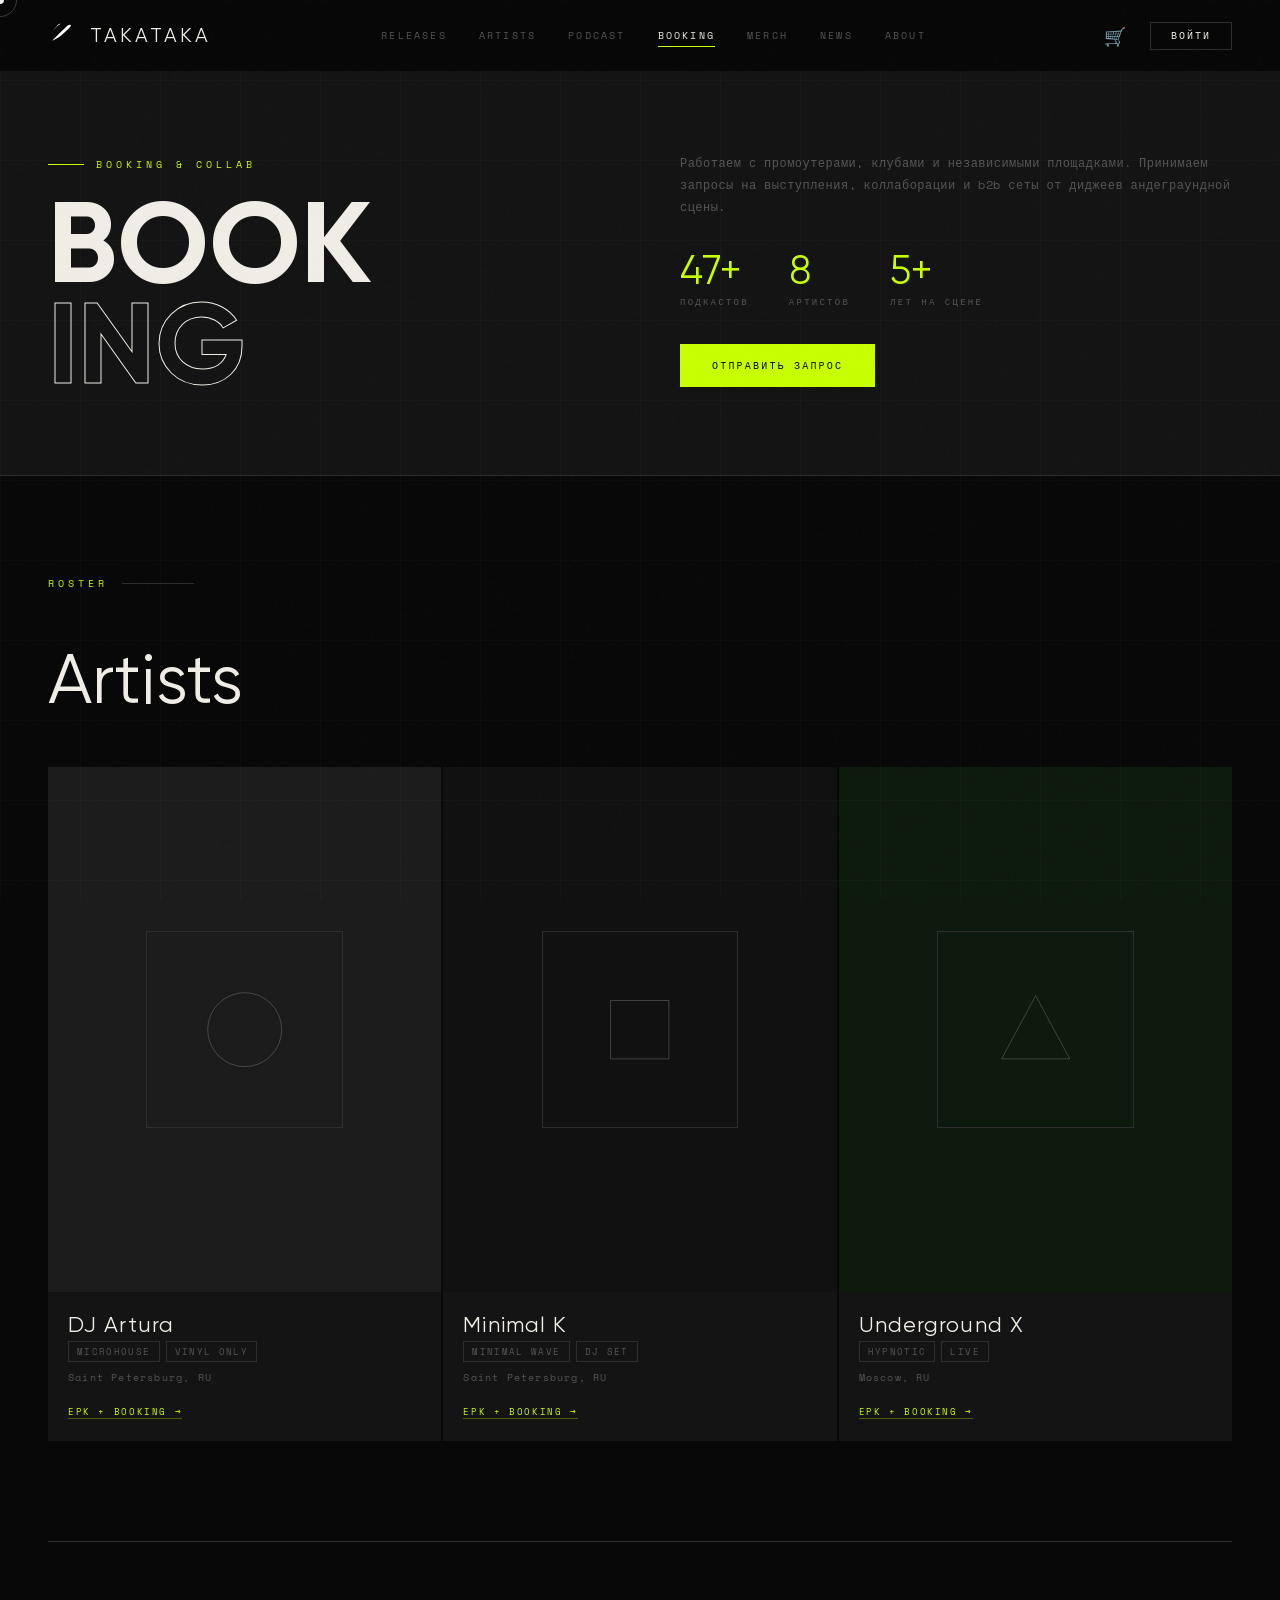
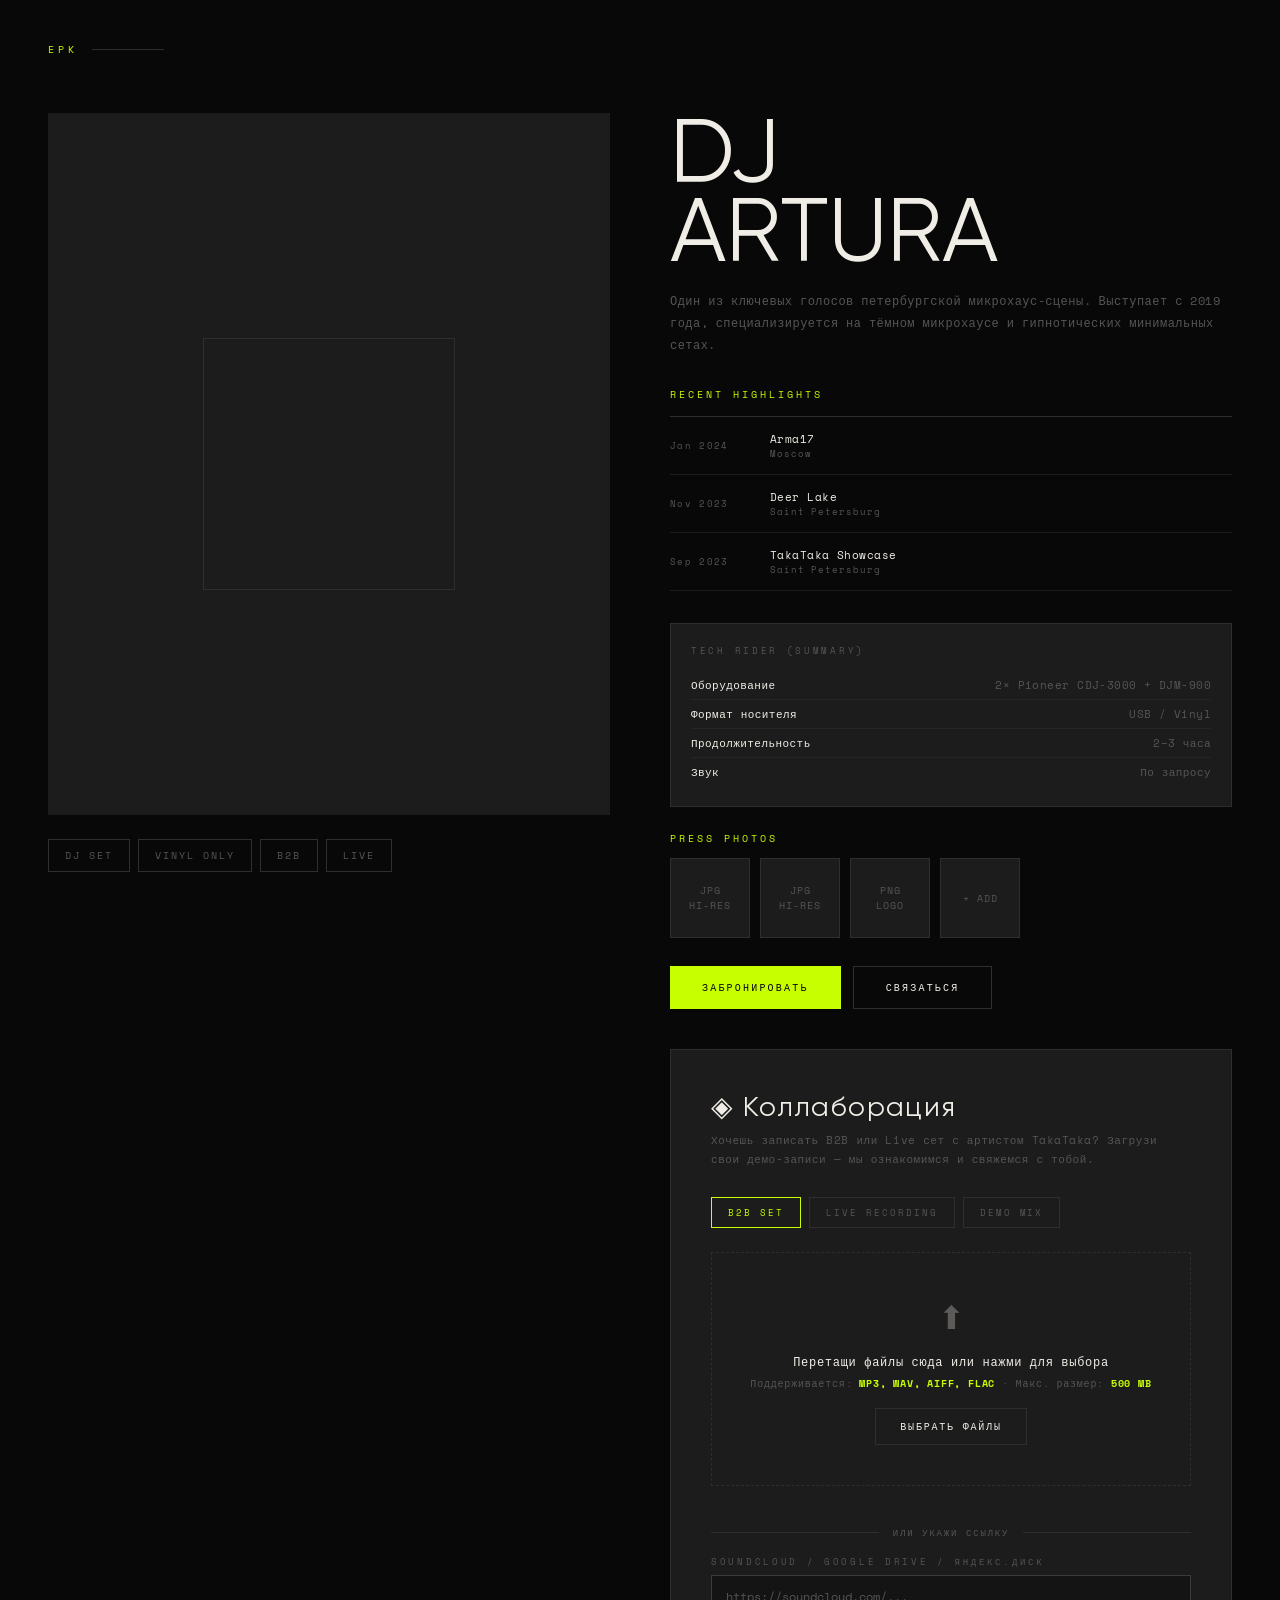
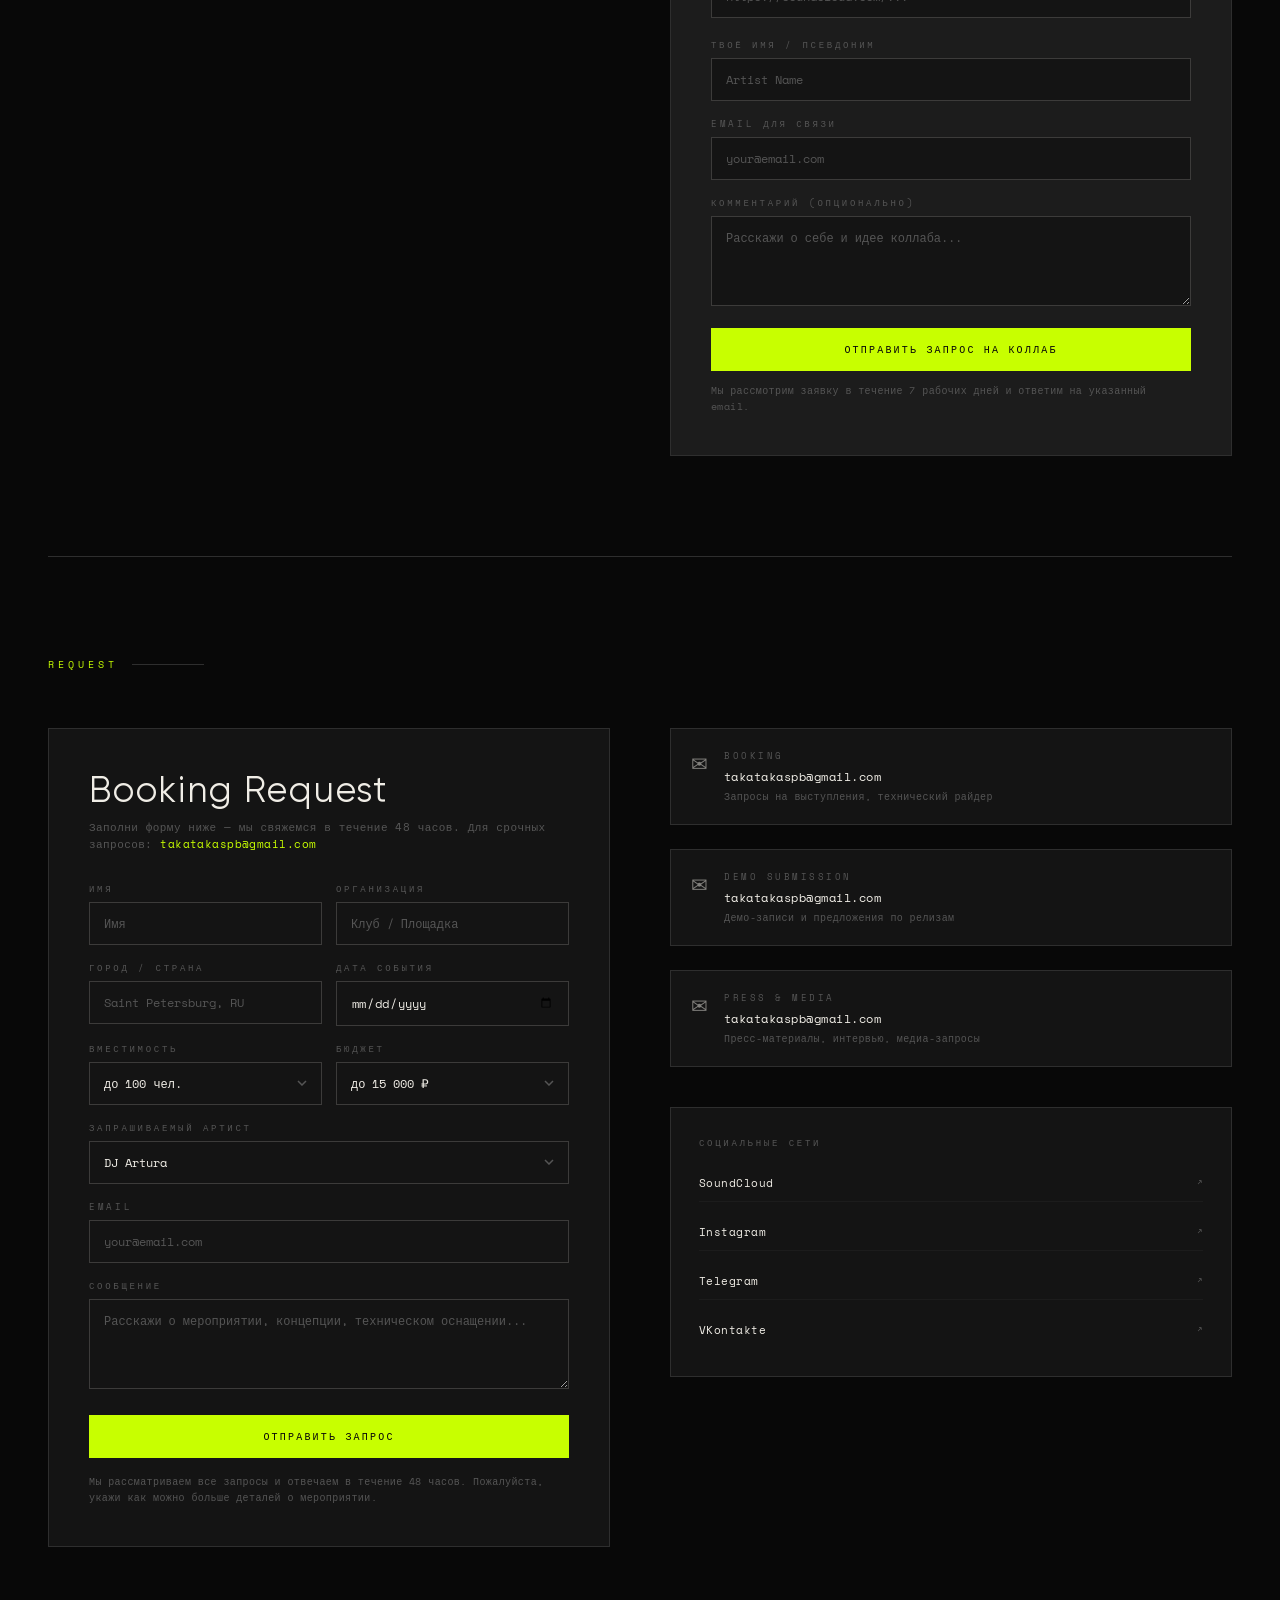
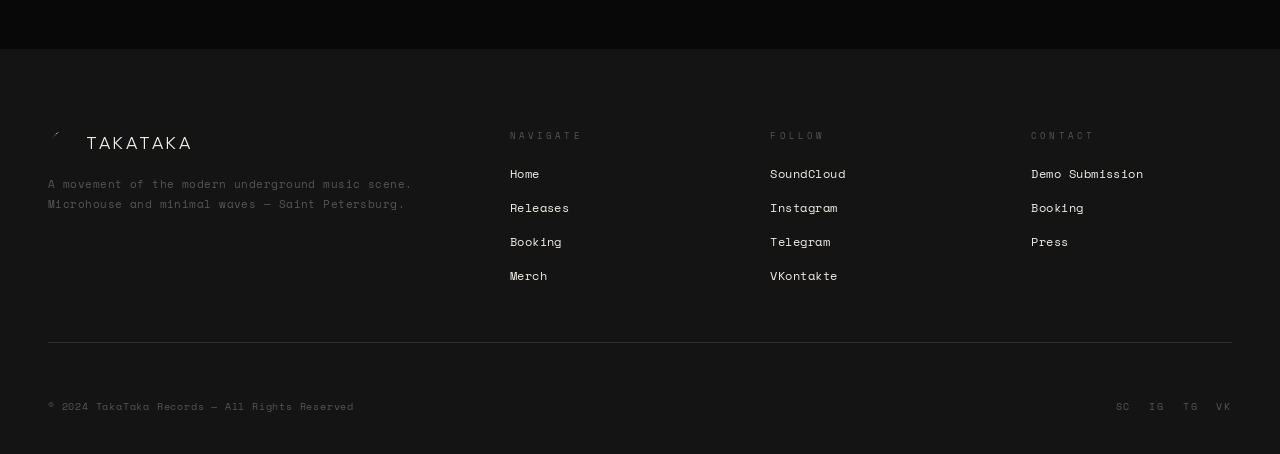
<file: booking.html>
<!DOCTYPE html>
<html lang="ru">
<head>
<meta charset="UTF-8">
<meta name="viewport" content="width=device-width, initial-scale=1.0">
<title>TAKATAKA — Booking</title>
<style>
  @font-face { font-family: 'Gilroy'; src: url('fonts/Gilroy/Gilroy-Heavy.woff2') format('woff2'); font-weight: 900; font-style: normal; font-display: swap; }
  @font-face { font-family: 'Gilroy'; src: url('fonts/Gilroy/Gilroy-ExtraBold.woff2') format('woff2'); font-weight: 800; font-style: normal; font-display: swap; }
  @font-face { font-family: 'Gilroy'; src: url('fonts/Gilroy/Gilroy-Bold.woff2') format('woff2'); font-weight: 700; font-style: normal; font-display: swap; }
  @font-face { font-family: 'Gilroy'; src: url('fonts/Gilroy/Gilroy-SemiBold.woff2') format('woff2'); font-weight: 600; font-style: normal; font-display: swap; }
  @font-face { font-family: 'Gilroy'; src: url('fonts/Gilroy/Gilroy-Medium.woff2') format('woff2'); font-weight: 500; font-style: normal; font-display: swap; }
  @font-face { font-family: 'Gilroy'; src: url('fonts/Gilroy/Gilroy-Regular.woff2') format('woff2'); font-weight: 400; font-style: normal; font-display: swap; }
  @font-face { font-family: 'Gilroy'; src: url('fonts/Gilroy/Gilroy-Light.woff2') format('woff2'); font-weight: 300; font-style: normal; font-display: swap; }
  @font-face { font-family: 'Space Mono'; src: url('fonts/SpaceMono/SpaceMono-Regular.woff2') format('woff2'); font-weight: 400; font-style: normal; font-display: swap; }
  @font-face { font-family: 'Space Mono'; src: url('fonts/SpaceMono/SpaceMono-Bold.woff2') format('woff2'); font-weight: 700; font-style: normal; font-display: swap; }
  @font-face { font-family: 'Space Mono'; src: url('fonts/SpaceMono/SpaceMono-Italic.woff2') format('woff2'); font-weight: 400; font-style: italic; font-display: swap; }
  @font-face { font-family: 'Space Mono'; src: url('fonts/SpaceMono/SpaceMono-BoldItalic.woff2') format('woff2'); font-weight: 700; font-style: italic; font-display: swap; }
:root{--black:#080808;--white:#f0ede6;--accent:#c8ff00;--gray:#141414;--gray2:#1c1c1c;--mid:#2e2e2e;--dim:#555;--display:'Gilroy',sans-serif;--mono:'Space Mono',monospace;--nav-h:72px}
*,*::before,*::after{margin:0;padding:0;box-sizing:border-box}
html{scroll-behavior:smooth}
body{background:var(--black);color:var(--white);font-family:var(--mono);overflow-x:hidden;cursor:none;-webkit-font-smoothing:antialiased}body::after{content:'';position:fixed;inset:0;background-image:linear-gradient(rgba(240,237,230,0.022) 1px,transparent 1px),linear-gradient(90deg,rgba(240,237,230,0.022) 1px,transparent 1px);background-size:80px 80px;pointer-events:none;z-index:0}
a{color:inherit;text-decoration:none;cursor:none}
button{cursor:none;font-family:var(--mono)}
img,svg{display:block;max-width:100%}
ul{list-style:none}
body::before{content:'';position:fixed;inset:0;background-image:url("data:image/svg+xml,%3Csvg viewBox='0 0 200 200' xmlns='http://www.w3.org/2000/svg'%3E%3Cfilter id='n'%3E%3CfeTurbulence type='fractalNoise' baseFrequency='.85' numOctaves='4' stitchTiles='stitch'/%3E%3C/filter%3E%3Crect width='100%25' height='100%25' filter='url(%23n)' opacity='.045'/%3E%3C/svg%3E");pointer-events:none;z-index:900;opacity:.28}
.cursor{position:fixed;width:8px;height:8px;background:var(--white);border-radius:50%;pointer-events:none;z-index:9999;transform:translate(-50%,-50%);transition:transform .12s}
.cursor-ring{position:fixed;width:34px;height:34px;border:1px solid rgba(240,237,230,.22);border-radius:50%;pointer-events:none;z-index:9998;transform:translate(-50%,-50%);transition:left .1s ease,top .1s ease,transform .2s,border-color .2s}

/* NAV */
.site-nav{position:fixed;top:0;left:0;right:0;z-index:200;height:var(--nav-h);display:flex;align-items:center;justify-content:space-between;padding:0 48px;background:rgba(8,8,8,.9);backdrop-filter:blur(20px);border-bottom:1px solid rgba(255,255,255,.05)}
.nav-logo{display:flex;align-items:center;gap:10px}
.nav-logo svg{width:32px;height:32px}
.nav-logo-text{font-family:var(--display);font-size:20px;letter-spacing:.15em}
.nav-center{display:flex;gap:32px}
.nav-center a{font-size:10px;letter-spacing:.22em;text-transform:uppercase;color:var(--dim);transition:color .25s;padding:4px 0;position:relative}
.nav-center a.active,
.nav-center a:hover{color:var(--white)}
.nav-center a::after{content:'';position:absolute;bottom:0;left:0;width:0;height:1px;background:var(--accent);transition:width .25s}
.nav-center a.active::after,
.nav-center a:hover::after{width:100%}
.nav-right{display:flex;align-items:center;gap:16px}
.nav-icon-btn{background:none;border:none;color:var(--dim);font-size:18px;padding:8px;display:flex;align-items:center;gap:6px;transition:color .25s;position:relative;line-height:1}
.nav-icon-btn:hover{color:var(--accent)}
.nav-cart-count{position:absolute;top:2px;right:2px;width:16px;height:16px;background:var(--accent);color:var(--black);border-radius:50%;font-size:8px;display:none;align-items:center;justify-content:center;font-weight:700}
.nav-btn-login{border:1px solid var(--mid);color:var(--white);padding:8px 20px;font-size:10px;letter-spacing:.2em;text-transform:uppercase;background:none;transition:all .25s}
.nav-btn-login:hover{border-color:var(--accent);color:var(--accent)}
.nav-burger{display:none;background:none;border:none;color:var(--white);flex-direction:column;gap:5px;padding:4px}
.nav-burger span{display:block;width:22px;height:1px;background:currentColor;transition:all .3s}
.nav-burger.active span:nth-child(1){transform:translateY(6px) rotate(45deg)}
.nav-burger.active span:nth-child(2){opacity:0}
.nav-burger.active span:nth-child(3){transform:translateY(-6px) rotate(-45deg)}
.nav-drawer{display:none;position:fixed;top:var(--nav-h);left:0;right:0;bottom:0;background:rgba(8,8,8,.98);z-index:190;flex-direction:column;padding:40px 24px;gap:4px;overflow-y:auto}
.nav-drawer.open{display:flex}
.nav-drawer a{font-family:var(--display);font-size:36px;letter-spacing:.05em;color:var(--dim);padding:10px 0;border-bottom:1px solid rgba(255,255,255,.05);transition:color .2s}
.nav-drawer a:hover{color:var(--accent)}
.nav-drawer-actions{display:flex;gap:12px;margin-top:28px;flex-wrap:wrap}

/* CART */
.cart-overlay{position:fixed;inset:0;background:rgba(8,8,8,.55);z-index:299;opacity:0;pointer-events:none;transition:opacity .3s}
.cart-overlay.open{opacity:1;pointer-events:all}
.cart-drawer{position:fixed;top:0;right:0;bottom:0;width:380px;background:var(--gray);border-left:1px solid var(--mid);z-index:300;transform:translateX(100%);transition:transform .35s cubic-bezier(.4,0,.2,1);display:flex;flex-direction:column}
.cart-drawer.open{transform:translateX(0)}
.cart-header{padding:28px 28px 24px;border-bottom:1px solid var(--mid);display:flex;justify-content:space-between;align-items:center}
.cart-title{font-family:var(--display);font-size:28px;letter-spacing:.05em}
.cart-close-btn{background:none;border:none;color:var(--dim);font-size:22px;line-height:1;transition:color .2s}
.cart-close-btn:hover{color:var(--accent)}
.cart-body{flex:1;overflow-y:auto;padding:20px 28px}
.cart-empty{display:flex;flex-direction:column;align-items:center;justify-content:center;height:100%;gap:14px;color:var(--dim)}
.cart-empty-icon{font-size:44px;opacity:.25}
.cart-empty-text{font-size:10px;letter-spacing:.2em;text-transform:uppercase}
.cart-item{display:flex;gap:14px;padding:14px 0;border-bottom:1px solid var(--gray2);align-items:center}
.cart-item-img{width:56px;height:56px;background:var(--black);flex-shrink:0;display:flex;align-items:center;justify-content:center;font-size:18px;border:1px solid var(--mid)}
.cart-item-info{flex:1;min-width:0}
.cart-item-name{font-size:11px;letter-spacing:.03em;margin-bottom:3px;overflow:hidden;text-overflow:ellipsis;white-space:nowrap}
.cart-item-meta{font-size:9px;color:var(--dim);letter-spacing:.08em}
.cart-item-price{font-size:12px;color:var(--accent);white-space:nowrap;flex-shrink:0}
.cart-item-remove{background:none;border:none;color:var(--dim);font-size:18px;padding:4px;flex-shrink:0;transition:color .2s}
.cart-item-remove:hover{color:var(--white)}
.cart-footer{padding:20px 28px;border-top:1px solid var(--mid)}
.cart-total-row{display:flex;justify-content:space-between;align-items:center;margin-bottom:18px}
.cart-total-label{font-size:9px;letter-spacing:.22em;text-transform:uppercase;color:var(--dim)}
.cart-total-val{font-family:var(--display);font-size:28px;color:var(--accent)}

/* AUTH */
.modal-overlay{position:fixed;inset:0;background:rgba(8,8,8,.92);z-index:500;display:flex;align-items:center;justify-content:center;opacity:0;pointer-events:none;transition:opacity .3s;backdrop-filter:blur(10px)}
.modal-overlay.open{opacity:1;pointer-events:all}
.modal-box{background:var(--gray);border:1px solid var(--mid);width:90%;max-width:460px;padding:48px;position:relative;transform:translateY(20px);transition:transform .3s;max-height:90vh;overflow-y:auto}
.modal-overlay.open .modal-box{transform:translateY(0)}
.modal-close{position:absolute;top:18px;right:18px;background:none;border:none;color:var(--dim);font-size:22px;line-height:1;transition:color .2s}
.modal-close:hover{color:var(--accent)}
.auth-tabs{display:flex;gap:0;margin-bottom:32px;border-bottom:1px solid var(--mid)}
.auth-tab{background:none;border:none;color:var(--dim);font-family:var(--display);font-size:22px;letter-spacing:.06em;padding:8px 0 12px;margin-right:28px;border-bottom:2px solid transparent;margin-bottom:-1px;transition:all .2s}
.auth-tab.active{color:var(--white);border-bottom-color:var(--accent)}
.auth-panel{display:none}
.auth-panel.active{display:block}

/* PAGE */
.page-top{padding-top:var(--nav-h)}
.section-wrap{padding:100px 48px}
.section-wrap--dark{background:var(--gray)}
.section-label{font-size:10px;letter-spacing:.4em;text-transform:uppercase;color:var(--accent);margin-bottom:56px;display:flex;align-items:center;gap:14px}
.section-label::after{content:'';flex:1;max-width:72px;height:1px;background:var(--mid)}
.section-h{font-family:var(--display);font-size:clamp(40px,5.5vw,80px);line-height:.92;margin-bottom:56px}
.divider{height:1px;background:var(--mid);margin:0 48px}

.btn-primary{display:inline-block;background:var(--accent);color:var(--black);padding:14px 32px;font-size:10px;letter-spacing:.22em;text-transform:uppercase;border:none;transition:background .25s,color .25s}
.btn-primary:hover{background:var(--white)}
.btn-ghost{display:inline-block;border:1px solid var(--mid);color:var(--white);padding:13px 32px;font-size:10px;letter-spacing:.22em;text-transform:uppercase;background:none;transition:border-color .25s,color .25s}
.btn-ghost:hover{border-color:var(--accent);color:var(--accent)}

/* BOOKING HERO */
.booking-hero{padding:80px 48px;background:var(--gray);display:grid;grid-template-columns:1fr 1fr;gap:80px;align-items:end;border-bottom:1px solid var(--mid)}
.booking-hero-title{font-family:var(--display);font-size:clamp(60px,9vw,140px);line-height:.88}
.booking-hero-title .outline{color:transparent;-webkit-text-stroke:1px var(--white)}
.booking-hero-right{padding-bottom:8px}
.booking-hero-desc{font-size:12px;line-height:1.85;color:var(--dim);margin-bottom:32px;letter-spacing:.04em}
.booking-stats{display:flex;gap:40px;margin-bottom:36px}
.stat{display:flex;flex-direction:column;gap:4px}
.stat-num{font-family:var(--display);font-size:40px;color:var(--accent);line-height:1}
.stat-label{font-size:9px;letter-spacing:.25em;text-transform:uppercase;color:var(--dim)}

/* ARTIST GRID */
.artist-grid{display:grid;grid-template-columns:repeat(3,1fr);gap:2px}
.artist-card{background:var(--gray);position:relative;overflow:hidden;cursor:none}
.artist-card-img{aspect-ratio:3/4;background:var(--gray2);display:flex;align-items:center;justify-content:center;position:relative;overflow:hidden}
.artist-card-img-inner{width:50%;aspect-ratio:1;border:1px solid var(--mid);display:flex;align-items:center;justify-content:center;transition:transform .5s}
.artist-card:hover .artist-card-img-inner{transform:scale(1.08)}
.artist-card-overlay{position:absolute;inset:0;background:linear-gradient(to top,rgba(8,8,8,.95) 0%,transparent 50%);opacity:0;transition:opacity .3s;display:flex;flex-direction:column;justify-content:flex-end;padding:24px}
.artist-card:hover .artist-card-overlay{opacity:1}
.artist-card-info{padding:20px}
.artist-name{font-family:var(--display);font-size:22px;letter-spacing:.05em;margin-bottom:4px}
.artist-tags{display:flex;gap:6px;flex-wrap:wrap;margin-bottom:8px}
.artist-tag{font-size:9px;letter-spacing:.15em;border:1px solid var(--mid);padding:3px 8px;color:var(--dim);text-transform:uppercase}
.artist-location{font-size:10px;color:var(--dim);letter-spacing:.12em}
.artist-cta{margin-top:12px}
.artist-cta a{font-size:9px;letter-spacing:.18em;text-transform:uppercase;color:var(--accent);border-bottom:1px solid rgba(200,255,0,.3);transition:border-color .2s}
.artist-cta a:hover{border-color:var(--accent)}

/* EPK SECTION */
.epk{display:grid;grid-template-columns:1fr 1fr;gap:60px;align-items:start}
.epk-left{}
.epk-hero-img{aspect-ratio:4/5;background:var(--gray2);margin-bottom:24px;position:relative;overflow:hidden;display:flex;align-items:center;justify-content:center}
.epk-hero-gfx{width:45%;aspect-ratio:1;border:1px solid var(--mid)}
.epk-set-types{display:flex;gap:8px;flex-wrap:wrap}
.epk-set-type{border:1px solid var(--mid);padding:8px 16px;font-size:10px;letter-spacing:.2em;text-transform:uppercase;color:var(--dim);transition:all .25s}
.epk-set-type:hover{border-color:var(--accent);color:var(--accent)}
.epk-right{}
.epk-name{font-family:var(--display);font-size:clamp(48px,7vw,100px);line-height:.88;margin-bottom:20px}
.epk-position{font-size:12px;line-height:1.8;color:var(--dim);letter-spacing:.04em;margin-bottom:32px}
.epk-highlights{border-top:1px solid var(--mid);margin-bottom:32px}
.epk-highlight{display:flex;gap:20px;padding:14px 0;border-bottom:1px solid var(--gray2);align-items:center}
.epk-highlight-date{font-size:9px;color:var(--dim);letter-spacing:.15em;width:80px;flex-shrink:0}
.epk-highlight-venue{font-size:11px;letter-spacing:.04em}
.epk-highlight-city{font-size:9px;color:var(--dim);letter-spacing:.1em}
.epk-tech{background:var(--gray2);padding:20px;margin-bottom:24px;border:1px solid var(--mid)}
.epk-tech-title{font-size:9px;letter-spacing:.3em;text-transform:uppercase;color:var(--dim);margin-bottom:14px}
.epk-tech-item{font-size:11px;letter-spacing:.04em;padding:6px 0;border-bottom:1px solid rgba(46,46,46,.5);display:flex;justify-content:space-between}
.epk-tech-item:last-child{border-bottom:none}
.epk-tech-val{color:var(--dim)}
.epk-press{display:flex;gap:10px;flex-wrap:wrap;margin-bottom:28px}
.press-photo{width:80px;height:80px;background:var(--gray2);border:1px solid var(--mid);display:flex;align-items:center;justify-content:center;font-size:10px;color:var(--dim);letter-spacing:.1em;text-transform:uppercase;cursor:none;transition:border-color .25s;text-align:center}
.press-photo:hover{border-color:var(--accent)}
.epk-actions{display:flex;gap:12px;flex-wrap:wrap}

/* ── COLLAB / UPLOAD SECTION ── */
.collab-section{background:var(--gray2);border:1px solid var(--mid);padding:40px;margin-top:40px}
.collab-title{font-family:var(--display);font-size:28px;letter-spacing:.05em;margin-bottom:8px}
.collab-sub{font-size:11px;color:var(--dim);letter-spacing:.05em;line-height:1.7;margin-bottom:28px}

/* Format tabs */
.format-tabs{display:flex;gap:8px;margin-bottom:24px;flex-wrap:wrap}
.fmt-tab{background:none;border:1px solid var(--mid);color:var(--dim);font-size:9px;letter-spacing:.22em;text-transform:uppercase;padding:8px 16px;transition:all .2s}
.fmt-tab.active{border-color:var(--accent);color:var(--accent)}

/* Upload zone */
.upload-zone{border:1px dashed var(--mid);padding:40px 20px;text-align:center;transition:all .3s;position:relative;margin-bottom:20px}
.upload-zone.drag-over{border-color:var(--accent);background:rgba(200,255,0,.03)}
.upload-zone input[type="file"]{position:absolute;inset:0;opacity:0;cursor:none;width:100%;height:100%}
.upload-icon{font-size:32px;opacity:.3;margin-bottom:12px}
.upload-title{font-size:12px;letter-spacing:.06em;margin-bottom:6px}
.upload-hint{font-size:10px;color:var(--dim);letter-spacing:.08em;line-height:1.6}
.upload-hint strong{color:var(--accent)}
.upload-btn-label{display:inline-block;background:none;border:1px solid var(--mid);color:var(--white);padding:10px 24px;font-size:10px;letter-spacing:.18em;text-transform:uppercase;margin-top:16px;transition:all .25s;cursor:none}
.upload-zone:hover .upload-btn-label{border-color:var(--accent);color:var(--accent)}

/* File list */
.file-list{display:flex;flex-direction:column;gap:8px;margin-bottom:20px}
.file-item{display:flex;align-items:center;gap:12px;padding:12px 16px;background:var(--black);border:1px solid var(--mid)}
.file-icon{font-size:16px;width:24px;text-align:center;flex-shrink:0}
.file-info{flex:1;min-width:0}
.file-name{font-size:11px;letter-spacing:.03em;overflow:hidden;text-overflow:ellipsis;white-space:nowrap;margin-bottom:2px}
.file-size{font-size:9px;color:var(--dim);letter-spacing:.1em}
.file-progress{height:2px;background:var(--mid);margin-top:6px;position:relative;overflow:hidden}
.file-progress-bar{position:absolute;top:0;left:0;height:100%;background:var(--accent);transition:width .3s}
.file-status{font-size:9px;letter-spacing:.12em;flex-shrink:0;color:var(--dim);text-transform:uppercase}
.file-status.done{color:var(--accent)}
.file-remove{background:none;border:none;color:var(--dim);font-size:16px;flex-shrink:0;transition:color .2s}
.file-remove:hover{color:var(--white)}

/* Link input */
.link-upload{margin-bottom:20px}

/* BOOKING FORM */
.booking-form-section{display:grid;grid-template-columns:1fr 1fr;gap:60px;align-items:start}
.booking-form-left{padding:40px;background:var(--gray);border:1px solid var(--mid)}
.booking-form-title{font-family:var(--display);font-size:36px;letter-spacing:.05em;margin-bottom:8px}
.booking-form-sub{font-size:11px;color:var(--dim);letter-spacing:.04em;line-height:1.6;margin-bottom:28px}
.form-field{margin-bottom:16px}
.form-label{font-size:9px;letter-spacing:.3em;text-transform:uppercase;color:var(--dim);display:block;margin-bottom:7px}
.form-input{width:100%;background:var(--gray);border:1px solid rgba(240,237,230,0.18);color:var(--white);font-family:var(--mono);font-size:12px;padding:12px 14px;outline:none;transition:border-color .25s}
.form-input:focus{border-color:rgba(240,237,230,0.6)}
.form-input::placeholder{color:var(--dim)}
.form-row{display:grid;grid-template-columns:1fr 1fr;gap:14px}
textarea.form-input{resize:vertical;min-height:90px}
select.form-input{appearance:none;background-image:url("data:image/svg+xml,%3Csvg width='10' height='6' viewBox='0 0 10 6' xmlns='http://www.w3.org/2000/svg'%3E%3Cpath d='M1 1l4 4 4-4' stroke='%23555' stroke-width='1.5' fill='none'/%3E%3C/svg%3E");background-repeat:no-repeat;background-position:right 14px center}
.form-note{font-size:10px;color:var(--dim);letter-spacing:.04em;line-height:1.6;margin-top:16px}

.booking-form-right{}
.booking-contacts{display:flex;flex-direction:column;gap:24px;margin-bottom:40px}
.contact-item{display:flex;gap:16px;padding:20px;background:var(--gray);border:1px solid var(--mid);transition:border-color .25s}
.contact-item:hover{border-color:rgba(200,255,0,.3)}
.contact-icon{font-size:20px;flex-shrink:0;opacity:.5}
.contact-label{font-size:9px;letter-spacing:.28em;text-transform:uppercase;color:var(--dim);margin-bottom:6px}
.contact-value{font-size:12px;letter-spacing:.04em}
.contact-desc{font-size:10px;color:var(--dim);letter-spacing:.04em;margin-top:4px;line-height:1.5}

/* FOOTER */
.site-footer{background:var(--gray);padding:80px 48px 40px;margin-top:2px}
.footer-top{display:grid;grid-template-columns:2fr 1fr 1fr 1fr;gap:60px;margin-bottom:56px;padding-bottom:56px;border-bottom:1px solid var(--mid)}
.footer-brand{display:flex;flex-direction:column;gap:18px}
.footer-logo{display:flex;align-items:center;gap:10px}
.footer-logo svg{width:28px;height:28px}
.footer-logo-text{font-family:var(--display);font-size:18px;letter-spacing:.15em}
.footer-tagline{font-size:11px;line-height:1.8;color:var(--dim);letter-spacing:.04em}
.footer-col-title{font-size:9px;letter-spacing:.35em;text-transform:uppercase;color:var(--dim);margin-bottom:18px}
.footer-links{display:flex;flex-direction:column;gap:10px}
.footer-links a{font-size:12px;letter-spacing:.04em;color:var(--white);transition:color .2s}
.footer-links a:hover{color:var(--accent)}
.footer-bottom{display:flex;justify-content:space-between;align-items:center}
.footer-copy{font-size:10px;color:var(--dim);letter-spacing:.08em}
.footer-socials{display:flex;gap:18px}
.footer-socials a{font-size:10px;letter-spacing:.18em;text-transform:uppercase;color:var(--dim);transition:color .2s}
.footer-socials a:hover{color:var(--accent)}

/* REVEAL */
.reveal{opacity:0;transform:translateY(22px);transition:opacity .65s ease,transform .65s ease}
.reveal.visible{opacity:1;transform:translateY(0)}

/* RESPONSIVE */
@media(max-width:1100px){
  .artist-grid{grid-template-columns:repeat(2,1fr)}
  .footer-top{grid-template-columns:1fr 1fr;gap:40px}
}
@media(max-width:900px){
  .booking-hero{grid-template-columns:1fr;gap:32px;padding:60px 32px}
  .epk{grid-template-columns:1fr;gap:40px}
  .booking-form-section{grid-template-columns:1fr;gap:40px}
  .artist-grid{grid-template-columns:repeat(2,1fr)}
}
@media(max-width:768px){
  :root{--nav-h:60px}
  .site-nav{padding:0 20px}
  .nav-center,.nav-btn-login{display:none}
  .nav-burger{display:flex}
  .section-wrap{padding:64px 20px}
  .divider{margin:0 20px}
  .booking-hero{padding:48px 20px}
  .booking-stats{flex-wrap:wrap;gap:24px}
  .footer-top{grid-template-columns:1fr;gap:28px}
  .footer-bottom{flex-direction:column;gap:14px;text-align:center}
  .site-footer{padding:48px 20px 32px}
  .cart-drawer{width:100%}
  .collab-section{padding:24px}
}
@media(max-width:480px){
  .section-wrap{padding:48px 16px}
  .artist-grid{grid-template-columns:1fr}
  .form-row{grid-template-columns:1fr}
  .epk-actions{flex-direction:column}
  .modal-box{padding:28px 18px}
}
</style>
</head>
<body>
<div class="cursor" id="cursor"></div>
<div class="cursor-ring" id="cursor-ring"></div>

<!-- CART OVERLAY -->
<div class="cart-overlay" id="cart-overlay"></div>
<div class="cart-drawer" id="cart-drawer">
  <div class="cart-header"><div class="cart-title">КОРЗИНА</div><button class="cart-close-btn" id="cart-close">×</button></div>
  <div class="cart-body" id="cart-body"><div class="cart-empty"><div class="cart-empty-icon">◈</div><div class="cart-empty-text">Корзина пуста</div></div></div>
  <div class="cart-footer">
    <div class="cart-total-row"><div class="cart-total-label">Итого</div><div class="cart-total-val" id="cart-total">0 ₽</div></div>
    <a href="cart.html" class="btn-primary" style="display:block;text-align:center;width:100%">Оформить заказ</a>
  </div>
</div>

<!-- AUTH MODAL -->
<div class="modal-overlay" id="auth-modal">
  <div class="modal-box">
    <button class="modal-close" id="auth-close">×</button>
    <div class="auth-tabs">
      <button class="auth-tab active" data-tab="login" onclick="switchTab('login')">Вход</button>
      <button class="auth-tab" data-tab="reg" onclick="switchTab('reg')">Регистрация</button>
    </div>
    <div class="auth-panel active" data-panel="login">
      <div class="form-field"><label class="form-label">Email</label><input type="email" class="form-input" placeholder="your@email.com"></div>
      <div class="form-field"><label class="form-label">Пароль</label><input type="password" class="form-input" placeholder="••••••••"></div>
      <button class="btn-primary" style="width:100%;margin-top:8px">Войти</button>
    </div>
    <div class="auth-panel" data-panel="reg">
      <div class="form-row">
        <div class="form-field"><label class="form-label">Имя</label><input type="text" class="form-input" placeholder="Имя"></div>
        <div class="form-field"><label class="form-label">Фамилия</label><input type="text" class="form-input" placeholder="Фамилия"></div>
      </div>
      <div class="form-field"><label class="form-label">Email</label><input type="email" class="form-input" placeholder="your@email.com"></div>
      <div class="form-field"><label class="form-label">Пароль</label><input type="password" class="form-input" placeholder="Минимум 8 символов"></div>
      <button class="btn-primary" style="width:100%;margin-top:8px">Создать аккаунт</button>
    </div>
  </div>
</div>

<!-- NAV -->
<nav class="site-nav">
  <a href="index.html" class="nav-logo">
    <svg viewBox="0 0 1000 1000" fill="none"><path d="M128.507 350.375C192.024 289.144 260.347 223.144 333.368 152.549C342.137 150.34 350.975 148.551 359.813 147.184C371.528 135.821 383.312 124.354 395.167 112.816C363.18 121.864 331.054 135.225 299.207 153.356C292.859 159.493 286.616 165.56 280.443 171.522C288.896 167.524 297.454 163.982 306.082 160.861Z M126.298 644.957C328.423 578.22 484.954 426.405 642.045 274.029C706.93 211.01 730.008 171.557 709.175 158.546C667.719 135.471 625.491 160.826 564.815 219.777C417.158 363 270.939 504.785 126.298 644.992V644.957Z" fill="white"/></svg>
    <span class="nav-logo-text">TAKATAKA</span>
  </a>
  <nav class="nav-center">
    <a href="index.html">Releases</a>
    <a href="index.html">Artists</a>
    <a href="index.html#radio">Podcast</a>
    <a href="booking.html" class="active">Booking</a>
    <a href="index.html">Merch</a>
    <a href="index.html">News</a>
    <a href="index.html">About</a>
  </nav>
  <div class="nav-right">
    <button class="nav-icon-btn" id="open-cart" title="Корзина">
      <span>🛒</span><span class="nav-cart-count" id="cart-count">0</span>
    </button>
    <button class="nav-icon-btn nav-btn-login" id="open-login">Войти</button>
    <button class="nav-burger" id="nav-burger"><span></span><span></span><span></span></button>
  </div>
</nav>

<div class="nav-drawer" id="nav-drawer">
  <a href="index.html">Releases</a><a href="index.html">Artists</a><a href="index.html#radio">Podcast</a><a href="booking.html">Booking</a><a href="index.html">Merch</a><a href="index.html">News</a>
  <div class="nav-drawer-actions">
    <button class="btn-ghost" onclick="openLogin()">Войти</button>
    <button class="btn-primary" onclick="openCart()">Корзина</button>
  </div>
</div>

<div class="page-top">

<!-- BOOKING HERO -->
<div class="booking-hero">
  <div class="reveal">
    <div style="font-size:10px;letter-spacing:.4em;text-transform:uppercase;color:var(--accent);margin-bottom:20px;display:flex;align-items:center;gap:12px">
      <span style="display:block;width:36px;height:1px;background:var(--accent)"></span>Booking & Collab
    </div>
    <h1 class="booking-hero-title">BOOK<br><span class="outline">ING</span></h1>
  </div>
  <div class="booking-hero-right reveal" style="transition-delay:.15s">
    <p class="booking-hero-desc">Работаем с промоутерами, клубами и независимыми площадками. Принимаем запросы на выступления, коллаборации и b2b сеты от диджеев андеграундной сцены.</p>
    <div class="booking-stats">
      <div class="stat"><span class="stat-num">47+</span><span class="stat-label">Подкастов</span></div>
      <div class="stat"><span class="stat-num">8</span><span class="stat-label">Артистов</span></div>
      <div class="stat"><span class="stat-num">5+</span><span class="stat-label">Лет на сцене</span></div>
    </div>
    <a href="#booking-form" class="btn-primary">Отправить запрос</a>
  </div>
</div>

<!-- ARTISTS ROSTER -->
<section class="section-wrap">
  <div class="section-label">Roster</div>
  <div class="section-h">Artists</div>
  <div class="artist-grid">
    <div class="artist-card reveal">
      <div class="artist-card-img">
        <div class="artist-card-img-inner">
          <svg width="50%" viewBox="0 0 100 100" fill="none"><circle cx="50" cy="50" r="38" stroke="white" stroke-width="1" opacity=".2"/></svg>
        </div>
        <div class="artist-card-overlay">
          <a href="#epk" class="btn-ghost" style="padding:10px 20px;font-size:9px">Просмотр EPK</a>
        </div>
      </div>
      <div class="artist-card-info">
        <div class="artist-name">DJ Artura</div>
        <div class="artist-tags"><span class="artist-tag">Microhouse</span><span class="artist-tag">Vinyl Only</span></div>
        <div class="artist-location">Saint Petersburg, RU</div>
        <div class="artist-cta"><a href="#epk">EPK + Booking →</a></div>
      </div>
    </div>
    <div class="artist-card reveal" style="transition-delay:.1s">
      <div class="artist-card-img" style="background:#111">
        <div class="artist-card-img-inner">
          <svg width="50%" viewBox="0 0 100 100" fill="none"><rect x="20" y="20" width="60" height="60" stroke="white" stroke-width="1" opacity=".2"/></svg>
        </div>
        <div class="artist-card-overlay">
          <a href="#epk" class="btn-ghost" style="padding:10px 20px;font-size:9px">Просмотр EPK</a>
        </div>
      </div>
      <div class="artist-card-info">
        <div class="artist-name">Minimal K</div>
        <div class="artist-tags"><span class="artist-tag">Minimal Wave</span><span class="artist-tag">DJ Set</span></div>
        <div class="artist-location">Saint Petersburg, RU</div>
        <div class="artist-cta"><a href="#epk">EPK + Booking →</a></div>
      </div>
    </div>
    <div class="artist-card reveal" style="transition-delay:.2s">
      <div class="artist-card-img" style="background:#0d1a0d">
        <div class="artist-card-img-inner">
          <svg width="50%" viewBox="0 0 100 100" fill="none"><polygon points="50,15 85,80 15,80" stroke="white" stroke-width="1" fill="none" opacity=".2"/></svg>
        </div>
        <div class="artist-card-overlay">
          <a href="#epk" class="btn-ghost" style="padding:10px 20px;font-size:9px">Просмотр EPK</a>
        </div>
      </div>
      <div class="artist-card-info">
        <div class="artist-name">Underground X</div>
        <div class="artist-tags"><span class="artist-tag">Hypnotic</span><span class="artist-tag">Live</span></div>
        <div class="artist-location">Moscow, RU</div>
        <div class="artist-cta"><a href="#epk">EPK + Booking →</a></div>
      </div>
    </div>
  </div>
</section>

<div class="divider"></div>

<!-- EPK -->
<section class="section-wrap" id="epk">
  <div class="section-label">EPK</div>
  <div class="epk">
    <div class="epk-left reveal">
      <div class="epk-hero-img"><div class="epk-hero-gfx"></div></div>
      <div class="epk-set-types">
        <div class="epk-set-type">DJ Set</div>
        <div class="epk-set-type">Vinyl Only</div>
        <div class="epk-set-type">B2B</div>
        <div class="epk-set-type">Live</div>
      </div>
    </div>
    <div class="epk-right reveal" style="transition-delay:.15s">
      <div class="epk-name">DJ<br>ARTURA</div>
      <p class="epk-position">Один из ключевых голосов петербургской микрохаус-сцены. Выступает с 2019 года, специализируется на тёмном микрохаусе и гипнотических минимальных сетах.</p>
      <div style="font-size:10px;letter-spacing:.3em;text-transform:uppercase;color:var(--accent);margin-bottom:14px">Recent Highlights</div>
      <div class="epk-highlights">
        <div class="epk-highlight"><div class="epk-highlight-date">Jan 2024</div><div><div class="epk-highlight-venue">Arma17</div><div class="epk-highlight-city">Moscow</div></div></div>
        <div class="epk-highlight"><div class="epk-highlight-date">Nov 2023</div><div><div class="epk-highlight-venue">Deer Lake</div><div class="epk-highlight-city">Saint Petersburg</div></div></div>
        <div class="epk-highlight"><div class="epk-highlight-date">Sep 2023</div><div><div class="epk-highlight-venue">TakaTaka Showcase</div><div class="epk-highlight-city">Saint Petersburg</div></div></div>
      </div>
      <div class="epk-tech">
        <div class="epk-tech-title">Tech Rider (Summary)</div>
        <div class="epk-tech-item"><span>Оборудование</span><span class="epk-tech-val">2× Pioneer CDJ-3000 + DJM-900</span></div>
        <div class="epk-tech-item"><span>Формат носителя</span><span class="epk-tech-val">USB / Vinyl</span></div>
        <div class="epk-tech-item"><span>Продолжительность</span><span class="epk-tech-val">2–3 часа</span></div>
        <div class="epk-tech-item"><span>Звук</span><span class="epk-tech-val">По запросу</span></div>
      </div>
      <div style="font-size:10px;letter-spacing:.3em;text-transform:uppercase;color:var(--accent);margin-bottom:12px">Press Photos</div>
      <div class="epk-press">
        <div class="press-photo">JPG<br>Hi-res</div>
        <div class="press-photo">JPG<br>Hi-res</div>
        <div class="press-photo">PNG<br>Logo</div>
        <div class="press-photo">+ Add</div>
      </div>
      <div class="epk-actions">
        <a href="#booking-form" class="btn-primary">Забронировать</a>
        <a href="mailto:takatakaspb@gmail.com" class="btn-ghost">Связаться</a>
      </div>

      <!-- ── COLLAB / UPLOAD ── -->
      <div class="collab-section">
        <div class="collab-title">◈ Коллаборация</div>
        <p class="collab-sub">Хочешь записать B2B или Live сет с артистом TakaTaka? Загрузи свои демо-записи — мы ознакомимся и свяжемся с тобой.</p>

        <!-- Format selector -->
        <div class="format-tabs">
          <button class="fmt-tab active" onclick="setFormat(this,'b2b')">B2B Set</button>
          <button class="fmt-tab" onclick="setFormat(this,'live')">Live Recording</button>
          <button class="fmt-tab" onclick="setFormat(this,'demo')">Demo Mix</button>
        </div>

        <!-- Drag & Drop Upload Zone -->
        <div class="upload-zone" id="upload-zone">
          <input type="file" id="file-input" multiple accept=".mp3,.wav,.aiff,.flac,.m4a,.zip">
          <div class="upload-icon">⬆</div>
          <div class="upload-title">Перетащи файлы сюда или нажми для выбора</div>
          <div class="upload-hint">Поддерживается: <strong>MP3, WAV, AIFF, FLAC</strong> · Макс. размер: <strong>500 MB</strong></div>
          <div class="upload-btn-label">Выбрать файлы</div>
        </div>

        <!-- File list -->
        <div class="file-list" id="file-list"></div>

        <!-- OR link -->
        <div style="display:flex;align-items:center;gap:14px;margin-bottom:16px">
          <span style="flex:1;height:1px;background:var(--mid)"></span>
          <span style="font-size:9px;letter-spacing:.2em;color:var(--dim);text-transform:uppercase">Или укажи ссылку</span>
          <span style="flex:1;height:1px;background:var(--mid)"></span>
        </div>
        <div class="link-upload">
          <div class="form-field">
            <label class="form-label">SoundCloud / Google Drive / Яндекс.Диск</label>
            <input type="url" class="form-input" placeholder="https://soundcloud.com/...">
          </div>
        </div>

        <!-- Collab form -->
        <div class="form-field"><label class="form-label">Твоё имя / псевдоним</label><input type="text" class="form-input" placeholder="Artist Name"></div>
        <div class="form-field"><label class="form-label">Email для связи</label><input type="email" class="form-input" placeholder="your@email.com"></div>
        <div class="form-field"><label class="form-label">Комментарий (опционально)</label><textarea class="form-input" placeholder="Расскажи о себе и идее коллаба..."></textarea></div>
        <button class="btn-primary" style="width:100%">Отправить запрос на коллаб</button>
        <div style="font-size:10px;color:var(--dim);letter-spacing:.04em;line-height:1.6;margin-top:12px">Мы рассмотрим заявку в течение 7 рабочих дней и ответим на указанный email.</div>
      </div>
    </div>
  </div>
</section>

<div class="divider"></div>

<!-- BOOKING FORM -->
<section class="section-wrap" id="booking-form">
  <div class="section-label">Request</div>
  <div class="booking-form-section">
    <div class="booking-form-left reveal">
      <div class="booking-form-title">Booking Request</div>
      <p class="booking-form-sub">Заполни форму ниже — мы свяжемся в течение 48 часов. Для срочных запросов: <a href="mailto:takatakaspb@gmail.com" style="color:var(--accent)">takatakaspb@gmail.com</a></p>
      <div class="form-row">
        <div class="form-field"><label class="form-label">Имя</label><input type="text" class="form-input" placeholder="Имя"></div>
        <div class="form-field"><label class="form-label">Организация</label><input type="text" class="form-input" placeholder="Клуб / Площадка"></div>
      </div>
      <div class="form-row">
        <div class="form-field"><label class="form-label">Город / Страна</label><input type="text" class="form-input" placeholder="Saint Petersburg, RU"></div>
        <div class="form-field"><label class="form-label">Дата события</label><input type="date" class="form-input"></div>
      </div>
      <div class="form-row">
        <div class="form-field"><label class="form-label">Вместимость</label>
          <select class="form-input">
            <option>до 100 чел.</option><option>100–300 чел.</option><option>300–1000 чел.</option><option>1000+ чел.</option>
          </select>
        </div>
        <div class="form-field"><label class="form-label">Бюджет</label>
          <select class="form-input">
            <option>до 15 000 ₽</option><option>15 000–30 000 ₽</option><option>30 000–60 000 ₽</option><option>60 000+ ₽</option>
          </select>
        </div>
      </div>
      <div class="form-field"><label class="form-label">Запрашиваемый артист</label>
        <select class="form-input">
          <option>DJ Artura</option><option>Minimal K</option><option>Underground X</option><option>Открыто для предложений</option>
        </select>
      </div>
      <div class="form-field"><label class="form-label">Email</label><input type="email" class="form-input" placeholder="your@email.com"></div>
      <div class="form-field"><label class="form-label">Сообщение</label><textarea class="form-input" placeholder="Расскажи о мероприятии, концепции, техническом оснащении..."></textarea></div>
      <button class="btn-primary" style="width:100%;margin-top:4px">Отправить запрос</button>
      <p class="form-note">Мы рассматриваем все запросы и отвечаем в течение 48 часов. Пожалуйста, укажи как можно больше деталей о мероприятии.</p>
    </div>

    <div class="booking-form-right reveal" style="transition-delay:.15s">
      <div class="booking-contacts">
        <div class="contact-item">
          <div class="contact-icon">✉</div>
          <div>
            <div class="contact-label">Booking</div>
            <div class="contact-value">takatakaspb@gmail.com</div>
            <div class="contact-desc">Запросы на выступления, технический райдер</div>
          </div>
        </div>
        <div class="contact-item">
          <div class="contact-icon">✉</div>
          <div>
            <div class="contact-label">Demo Submission</div>
            <div class="contact-value">takatakaspb@gmail.com</div>
            <div class="contact-desc">Демо-записи и предложения по релизам</div>
          </div>
        </div>
        <div class="contact-item">
          <div class="contact-icon">✉</div>
          <div>
            <div class="contact-label">Press & Media</div>
            <div class="contact-value">takatakaspb@gmail.com</div>
            <div class="contact-desc">Пресс-материалы, интервью, медиа-запросы</div>
          </div>
        </div>
      </div>

      <div style="padding:28px;background:var(--gray);border:1px solid var(--mid)">
        <div style="font-size:9px;letter-spacing:.3em;text-transform:uppercase;color:var(--dim);margin-bottom:16px">Социальные сети</div>
        <div style="display:flex;flex-direction:column;gap:12px">
          <a href="https://soundcloud.com/takatakaspb" target="_blank" style="display:flex;justify-content:space-between;font-size:11px;letter-spacing:.04em;padding:10px 0;border-bottom:1px solid var(--gray2);transition:color .2s" onmouseover="this.style.color='var(--accent)'" onmouseout="this.style.color=''">SoundCloud <span style="color:var(--dim);font-size:9px">↗</span></a>
          <a href="https://www.instagram.com/takatakaspb" target="_blank" style="display:flex;justify-content:space-between;font-size:11px;letter-spacing:.04em;padding:10px 0;border-bottom:1px solid var(--gray2);transition:color .2s" onmouseover="this.style.color='var(--accent)'" onmouseout="this.style.color=''">Instagram <span style="color:var(--dim);font-size:9px">↗</span></a>
          <a href="https://www.t.me/takatakaspb" target="_blank" style="display:flex;justify-content:space-between;font-size:11px;letter-spacing:.04em;padding:10px 0;border-bottom:1px solid var(--gray2);transition:color .2s" onmouseover="this.style.color='var(--accent)'" onmouseout="this.style.color=''">Telegram <span style="color:var(--dim);font-size:9px">↗</span></a>
          <a href="https://www.vk.com/takatakaspb" target="_blank" style="display:flex;justify-content:space-between;font-size:11px;letter-spacing:.04em;padding:10px 0;transition:color .2s" onmouseover="this.style.color='var(--accent)'" onmouseout="this.style.color=''">VKontakte <span style="color:var(--dim);font-size:9px">↗</span></a>
        </div>
      </div>
    </div>
  </div>
</section>

<!-- FOOTER -->
<footer class="site-footer">
  <div class="footer-top">
    <div class="footer-brand">
      <div class="footer-logo">
        <svg viewBox="0 0 1000 1000" fill="none"><path d="M128.507 350.375C192.024 289.144 260.347 223.144 333.368 152.549C342.137 150.34 350.975 148.551 359.813 147.184C371.528 135.821 383.312 124.354 395.167 112.816C363.18 121.864 331.054 135.225 299.207 153.356C292.859 159.493 286.616 165.56 280.443 171.522C288.896 167.524 297.454 163.982 306.082 160.861Z" fill="white"/></svg>
        <span class="footer-logo-text">TAKATAKA</span>
      </div>
      <p class="footer-tagline">A movement of the modern underground music scene. Microhouse and minimal waves — Saint Petersburg.</p>
    </div>
    <div><div class="footer-col-title">Navigate</div>
      <ul class="footer-links"><li><a href="index.html">Home</a></li><li><a href="index.html">Releases</a></li><li><a href="booking.html">Booking</a></li><li><a href="index.html">Merch</a></li></ul>
    </div>
    <div><div class="footer-col-title">Follow</div>
      <ul class="footer-links"><li><a href="https://soundcloud.com/takatakaspb" target="_blank">SoundCloud</a></li><li><a href="https://www.instagram.com/takatakaspb" target="_blank">Instagram</a></li><li><a href="https://www.t.me/takatakaspb" target="_blank">Telegram</a></li><li><a href="https://www.vk.com/takatakaspb" target="_blank">VKontakte</a></li></ul>
    </div>
    <div><div class="footer-col-title">Contact</div>
      <ul class="footer-links"><li><a href="mailto:takatakaspb@gmail.com">Demo Submission</a></li><li><a href="mailto:takatakaspb@gmail.com">Booking</a></li><li><a href="mailto:takatakaspb@gmail.com">Press</a></li></ul>
    </div>
  </div>
  <div class="footer-bottom">
    <div class="footer-copy">© 2024 TakaTaka Records — All Rights Reserved</div>
    <div class="footer-socials"><a href="https://soundcloud.com/takatakaspb" target="_blank">SC</a><a href="https://www.instagram.com/takatakaspb" target="_blank">IG</a><a href="https://www.t.me/takatakaspb" target="_blank">TG</a><a href="https://www.vk.com/takatakaspb" target="_blank">VK</a></div>
  </div>
</footer>

</div><!-- /page-top -->

<script>
// Cursor
const cursor=document.getElementById('cursor'),ring=document.getElementById('cursor-ring');
let mx=0,my=0;
document.addEventListener('mousemove',e=>{mx=e.clientX;my=e.clientY;cursor.style.left=mx+'px';cursor.style.top=my+'px'});
setInterval(()=>{ring.style.left=mx+'px';ring.style.top=my+'px'},80);

// Reveal
const obs=new IntersectionObserver(entries=>entries.forEach(e=>{if(e.isIntersecting)e.target.classList.add('visible')}),{threshold:.08,rootMargin:'0px 0px -30px 0px'});
document.querySelectorAll('.reveal').forEach(el=>obs.observe(el));

// Mobile burger
const burger=document.getElementById('nav-burger'),drawer=document.getElementById('nav-drawer');
burger.addEventListener('click',()=>{const o=drawer.classList.toggle('open');burger.classList.toggle('active',o);document.body.style.overflow=o?'hidden':''});

// Cart
const CART_KEY='tkt_cart';
function getCart(){try{return JSON.parse(localStorage.getItem(CART_KEY))||[]}catch{return[]}}
function saveCart(c){localStorage.setItem(CART_KEY,JSON.stringify(c))}
function removeFromCart(id,variant){saveCart(getCart().filter(i=>!(i.id===id&&i.variant===variant)));renderCart()}
function renderCart(){
  const cart=getCart(),body=document.getElementById('cart-body'),count=document.getElementById('cart-count'),total=document.getElementById('cart-total');
  const qty=cart.reduce((s,i)=>s+i.qty,0),sum=cart.reduce((s,i)=>s+i.price*i.qty,0);
  if(count){count.textContent=qty;count.style.display=qty?'flex':'none'}
  if(total)total.textContent=sum.toLocaleString('ru-RU')+' ₽';
  if(!body)return;
  if(!cart.length){body.innerHTML='<div class="cart-empty"><div class="cart-empty-icon">◈</div><div class="cart-empty-text">Корзина пуста</div></div>';return}
  body.innerHTML=cart.map(item=>`<div class="cart-item"><div class="cart-item-img">${item.emoji||'◈'}</div><div class="cart-item-info"><div class="cart-item-name">${item.name}</div><div class="cart-item-meta">${item.variant||''} · ×${item.qty}</div></div><div class="cart-item-price">${(item.price*item.qty).toLocaleString('ru-RU')} ₽</div><button class="cart-item-remove" onclick="removeFromCart('${item.id}','${item.variant||''}')">×</button></div>`).join('');
}
function openCart(){document.getElementById('cart-drawer').classList.add('open');document.getElementById('cart-overlay').classList.add('open');document.body.style.overflow='hidden';renderCart()}
function closeCart(){document.getElementById('cart-drawer').classList.remove('open');document.getElementById('cart-overlay').classList.remove('open');document.body.style.overflow=''}
document.getElementById('cart-overlay').addEventListener('click',closeCart);
document.getElementById('cart-close').addEventListener('click',closeCart);
document.getElementById('open-cart').addEventListener('click',openCart);

// Auth
function openLogin(){document.getElementById('auth-modal').classList.add('open');document.body.style.overflow='hidden'}
function closeLogin(){document.getElementById('auth-modal').classList.remove('open');document.body.style.overflow=''}
function switchTab(tab){
  document.querySelectorAll('.auth-tab').forEach(t=>t.classList.toggle('active',t.dataset.tab===tab));
  document.querySelectorAll('.auth-panel').forEach(p=>p.classList.toggle('active',p.dataset.panel===tab));
}
document.getElementById('auth-modal').addEventListener('click',e=>{if(e.target===e.currentTarget)closeLogin()});
document.getElementById('auth-close').addEventListener('click',closeLogin);
document.getElementById('open-login').addEventListener('click',openLogin);

// ── UPLOAD LOGIC ──
let uploadedFiles = [];
function setFormat(btn, format) {
  document.querySelectorAll('.fmt-tab').forEach(b=>b.classList.remove('active'));
  btn.classList.add('active');
}

const zone = document.getElementById('upload-zone');
const fileInput = document.getElementById('file-input');
const fileList = document.getElementById('file-list');

zone.addEventListener('dragover', e => { e.preventDefault(); zone.classList.add('drag-over'); });
zone.addEventListener('dragleave', () => zone.classList.remove('drag-over'));
zone.addEventListener('drop', e => { e.preventDefault(); zone.classList.remove('drag-over'); handleFiles(e.dataTransfer.files); });
fileInput.addEventListener('change', () => handleFiles(fileInput.files));

function handleFiles(files) {
  Array.from(files).forEach(file => {
    if (uploadedFiles.find(f => f.name === file.name)) return;
    const id = Date.now() + Math.random();
    uploadedFiles.push({ id, name: file.name, size: file.size, progress: 0 });
    renderFiles();
    simulateUpload(id);
  });
}

function simulateUpload(id) {
  let progress = 0;
  const interval = setInterval(() => {
    progress += Math.random() * 18 + 5;
    if (progress >= 100) { progress = 100; clearInterval(interval); }
    const f = uploadedFiles.find(f => f.id === id);
    if (f) { f.progress = progress; renderFiles(); }
  }, 200);
}

function removeFile(id) {
  uploadedFiles = uploadedFiles.filter(f => f.id !== id);
  renderFiles();
}

function getFileIcon(name) {
  const ext = name.split('.').pop().toLowerCase();
  const icons = { mp3:'🎵', wav:'🎵', aiff:'🎵', flac:'🎵', m4a:'🎵', zip:'📦' };
  return icons[ext] || '📄';
}

function formatSize(bytes) {
  if (bytes < 1024*1024) return (bytes/1024).toFixed(0)+' KB';
  return (bytes/1024/1024).toFixed(1)+' MB';
}

function renderFiles() {
  if (!uploadedFiles.length) { fileList.innerHTML = ''; return; }
  fileList.innerHTML = uploadedFiles.map(f => `
    <div class="file-item">
      <div class="file-icon">${getFileIcon(f.name)}</div>
      <div class="file-info">
        <div class="file-name">${f.name}</div>
        <div class="file-size">${formatSize(f.size)}</div>
        <div class="file-progress"><div class="file-progress-bar" style="width:${f.progress}%"></div></div>
      </div>
      <div class="file-status ${f.progress>=100?'done':''}">${f.progress>=100?'✓ Ready':'Loading...'}</div>
      <button class="file-remove" onclick="removeFile(${f.id})">×</button>
    </div>
  `).join('');
}

renderCart();
</script>
</body>
</html>
</file>
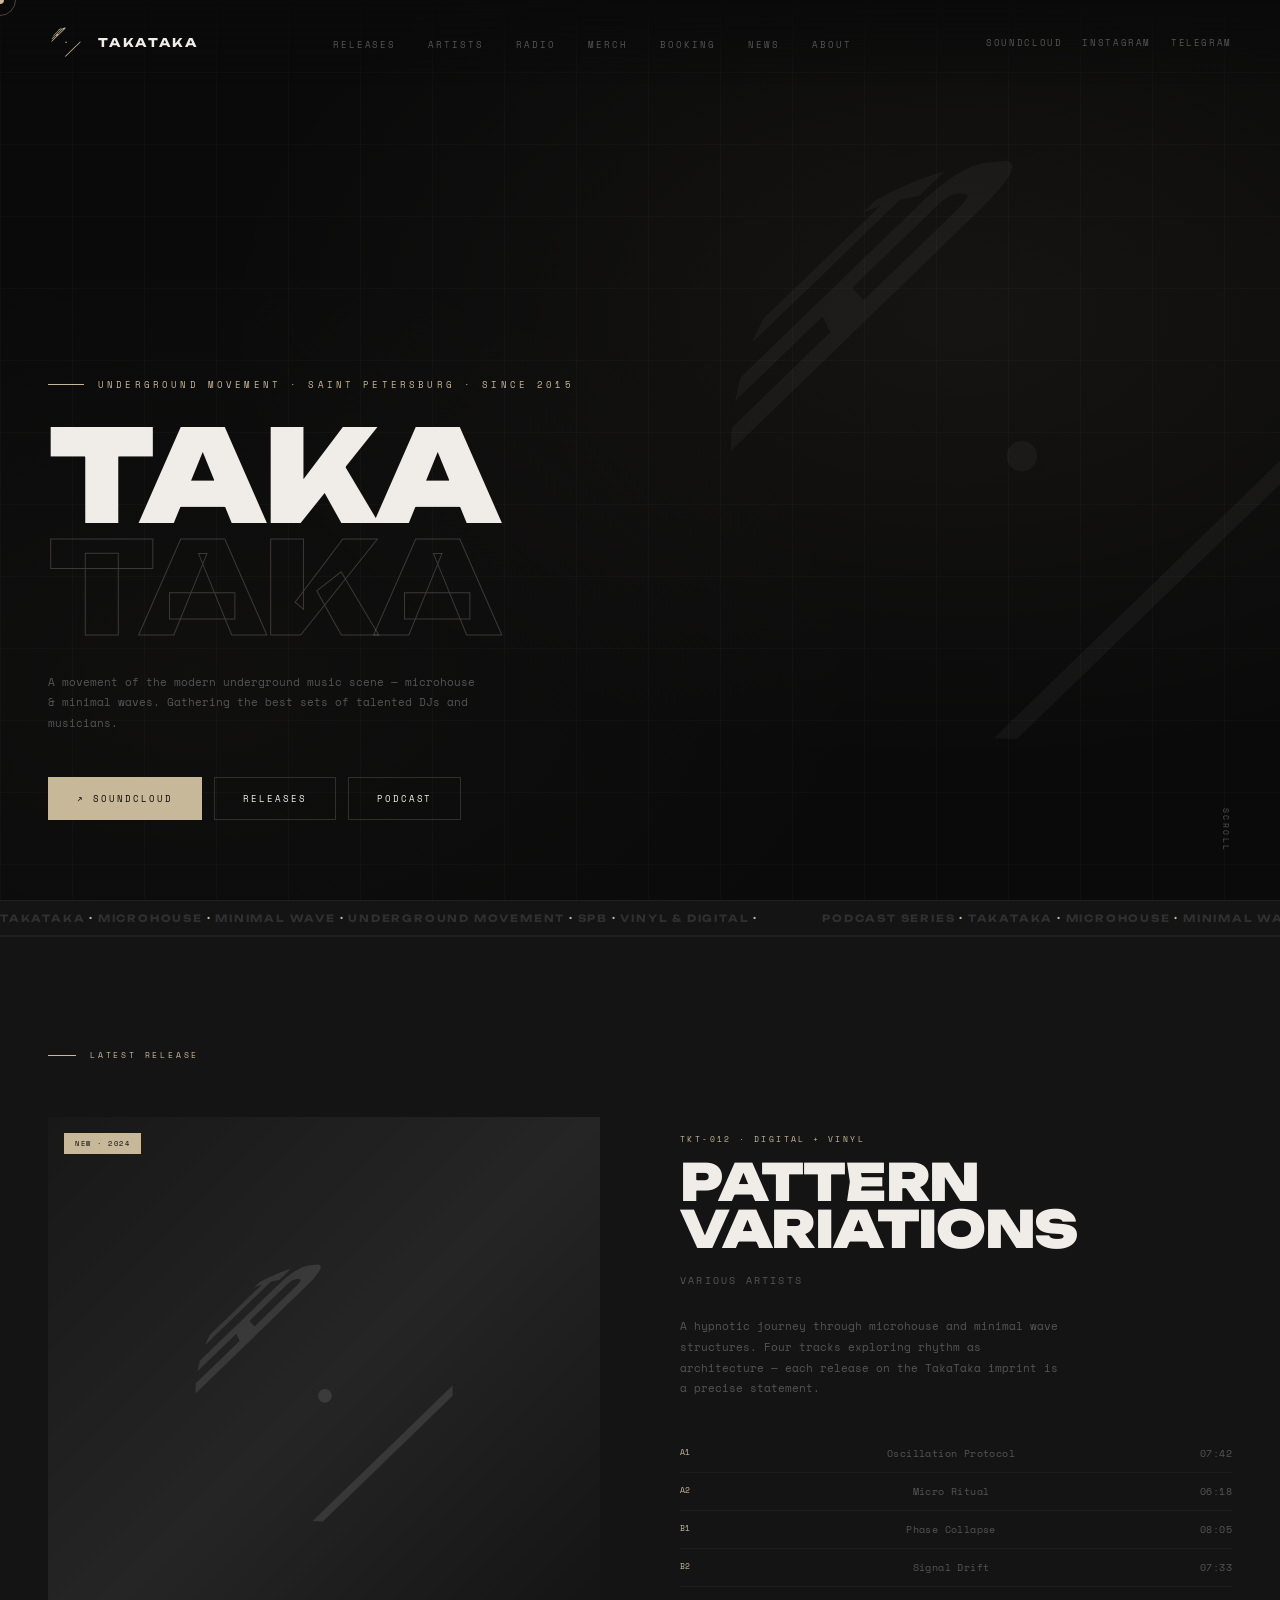
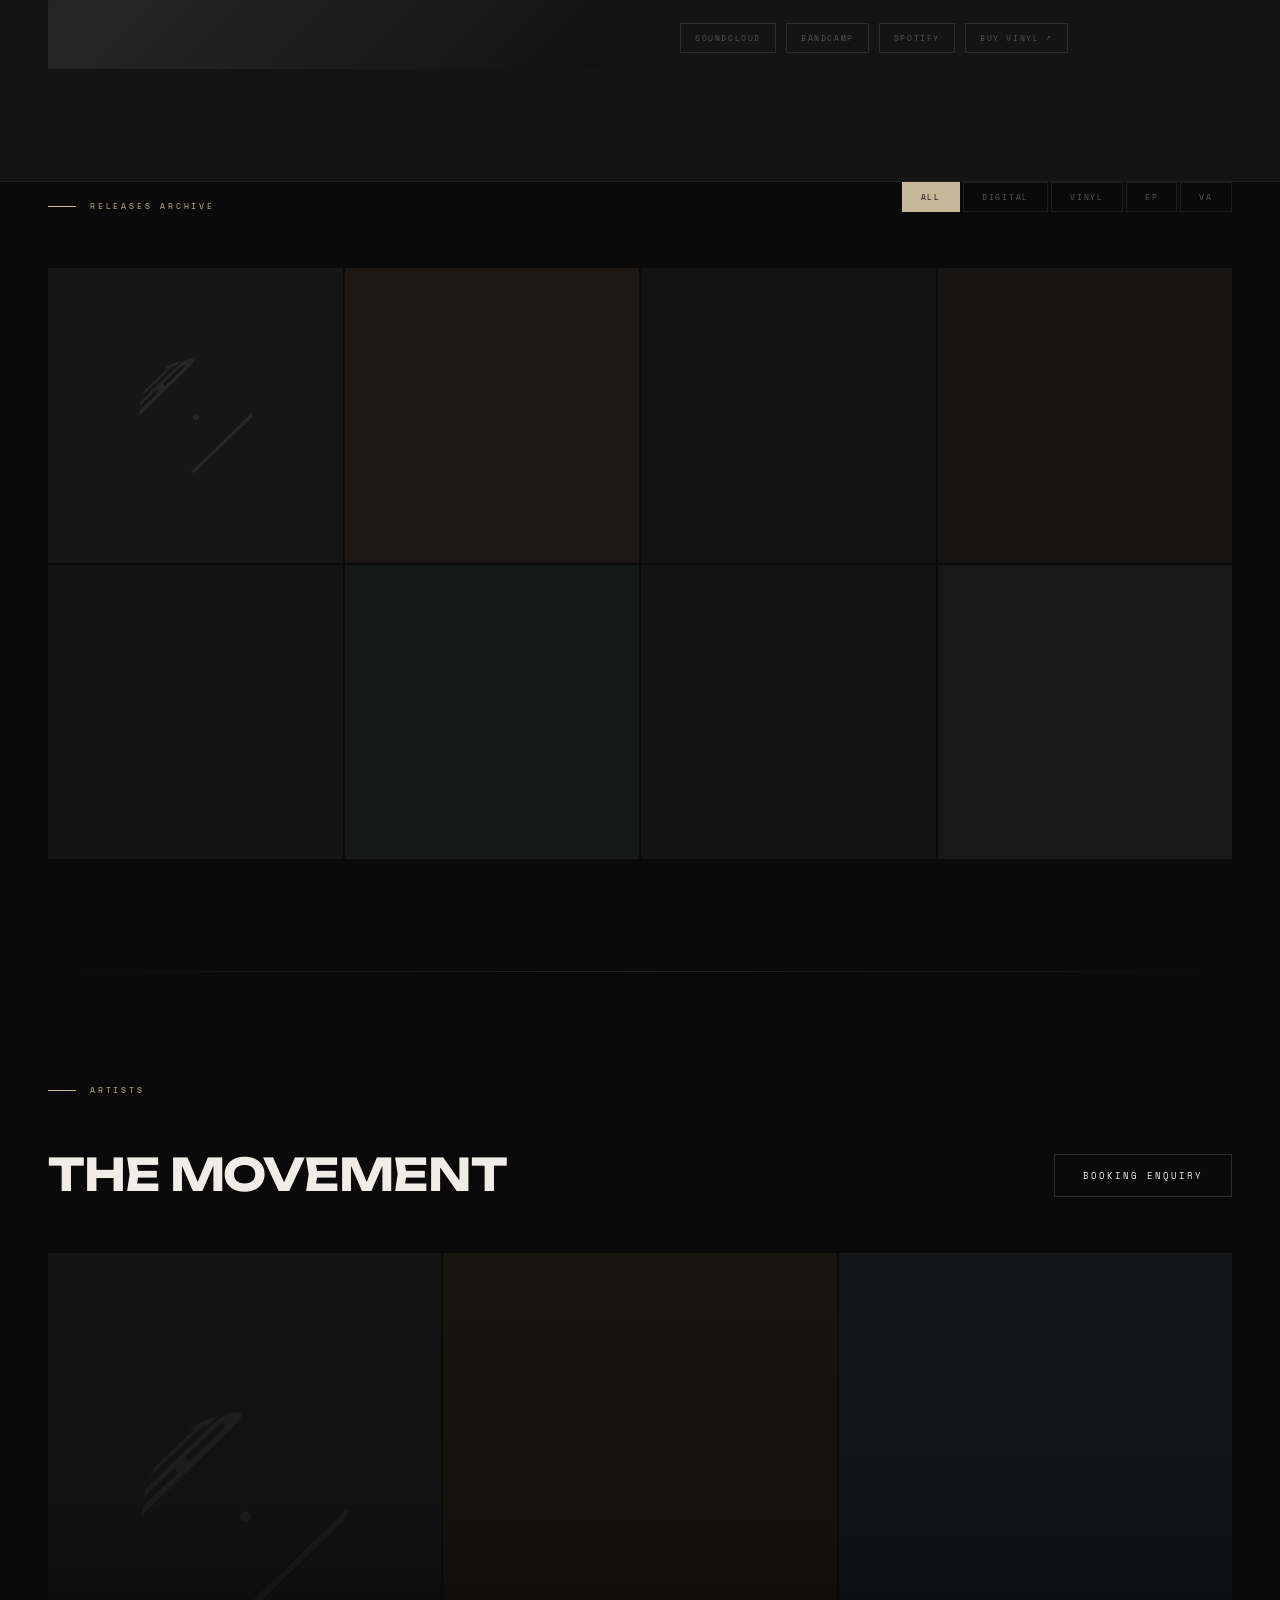
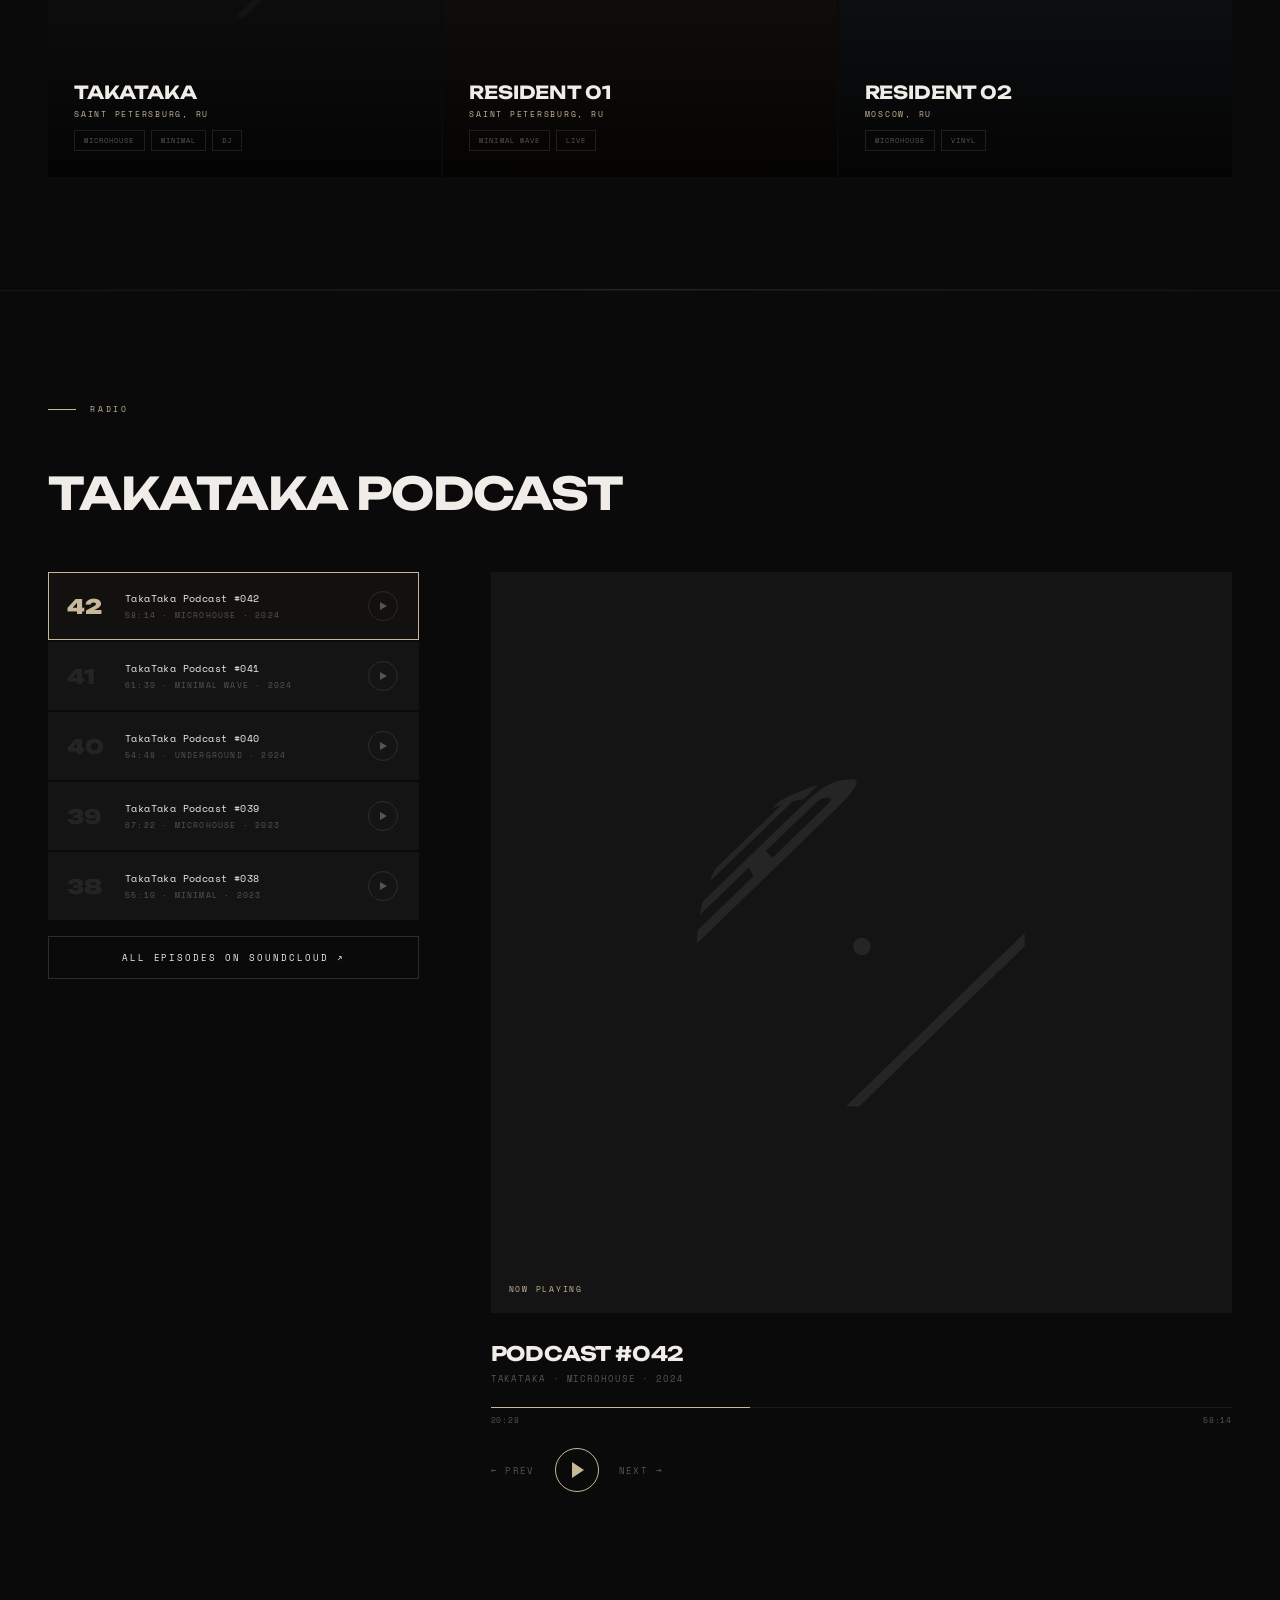
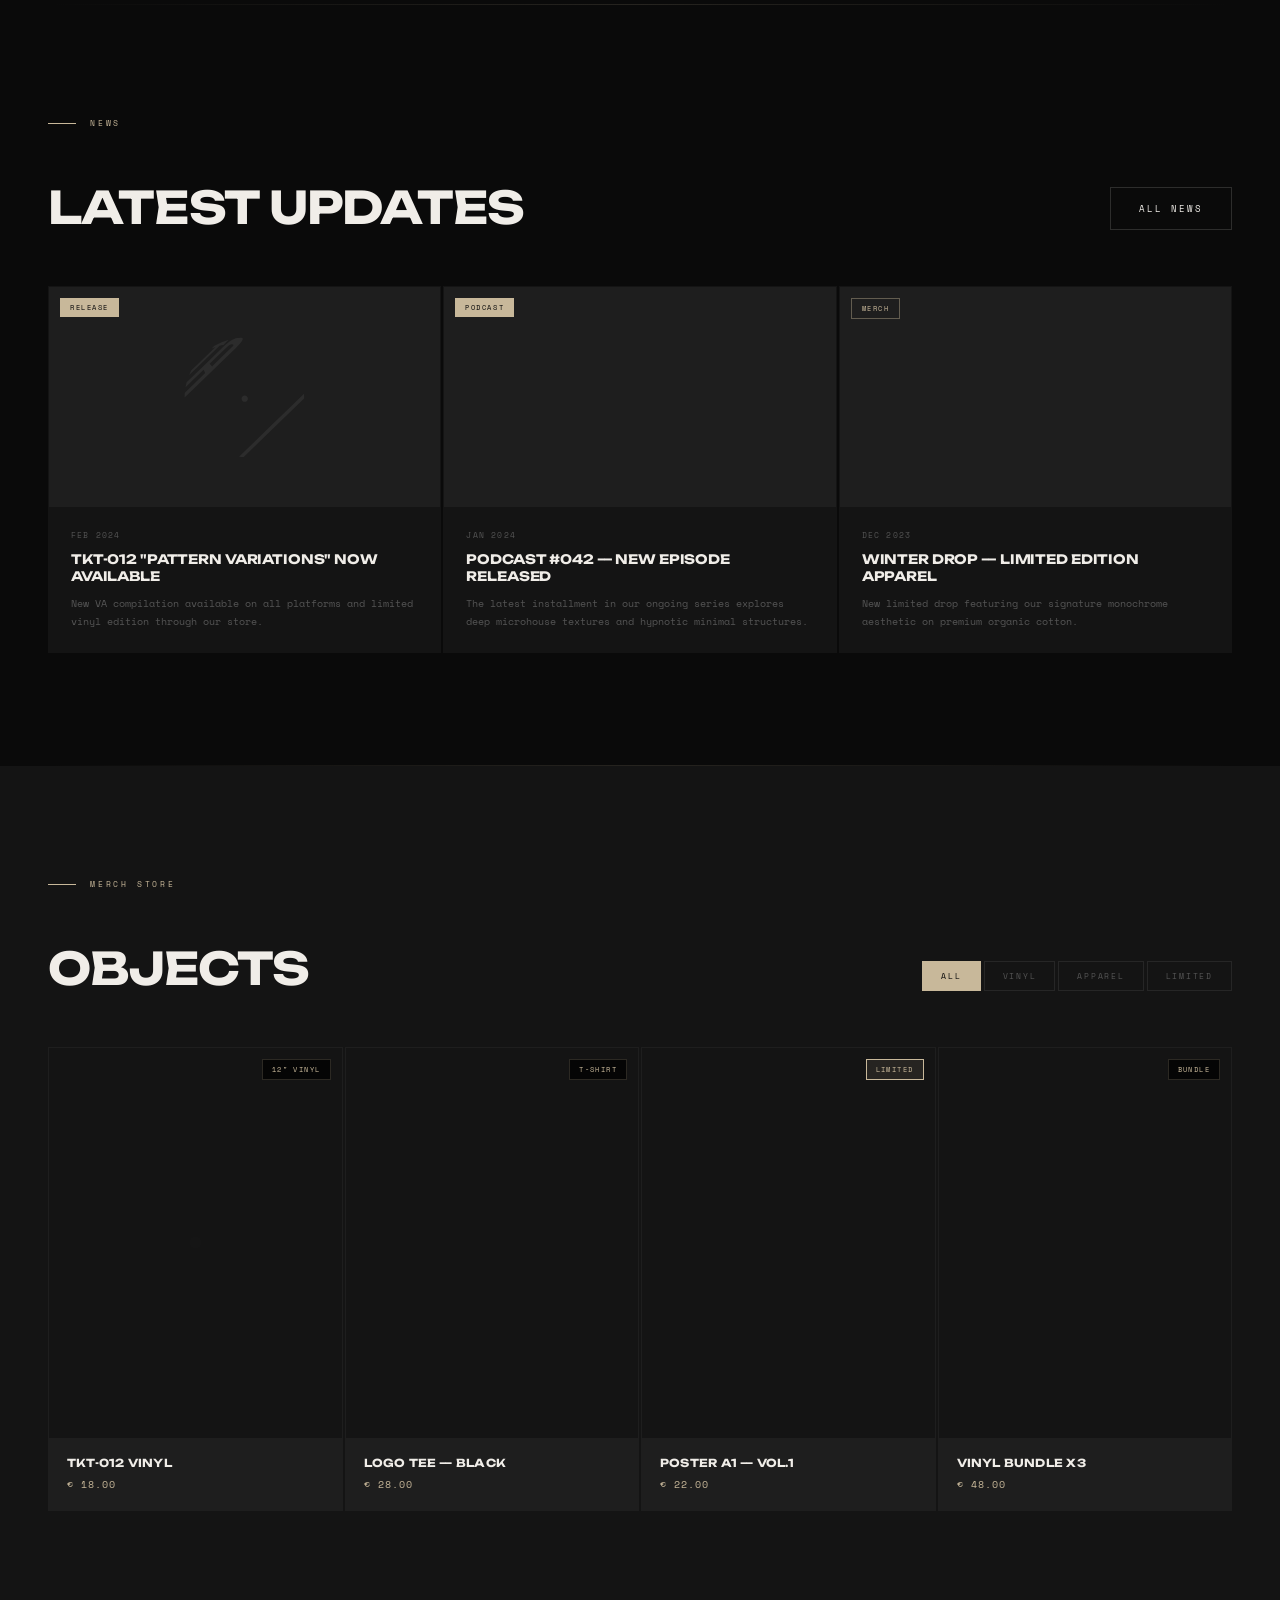
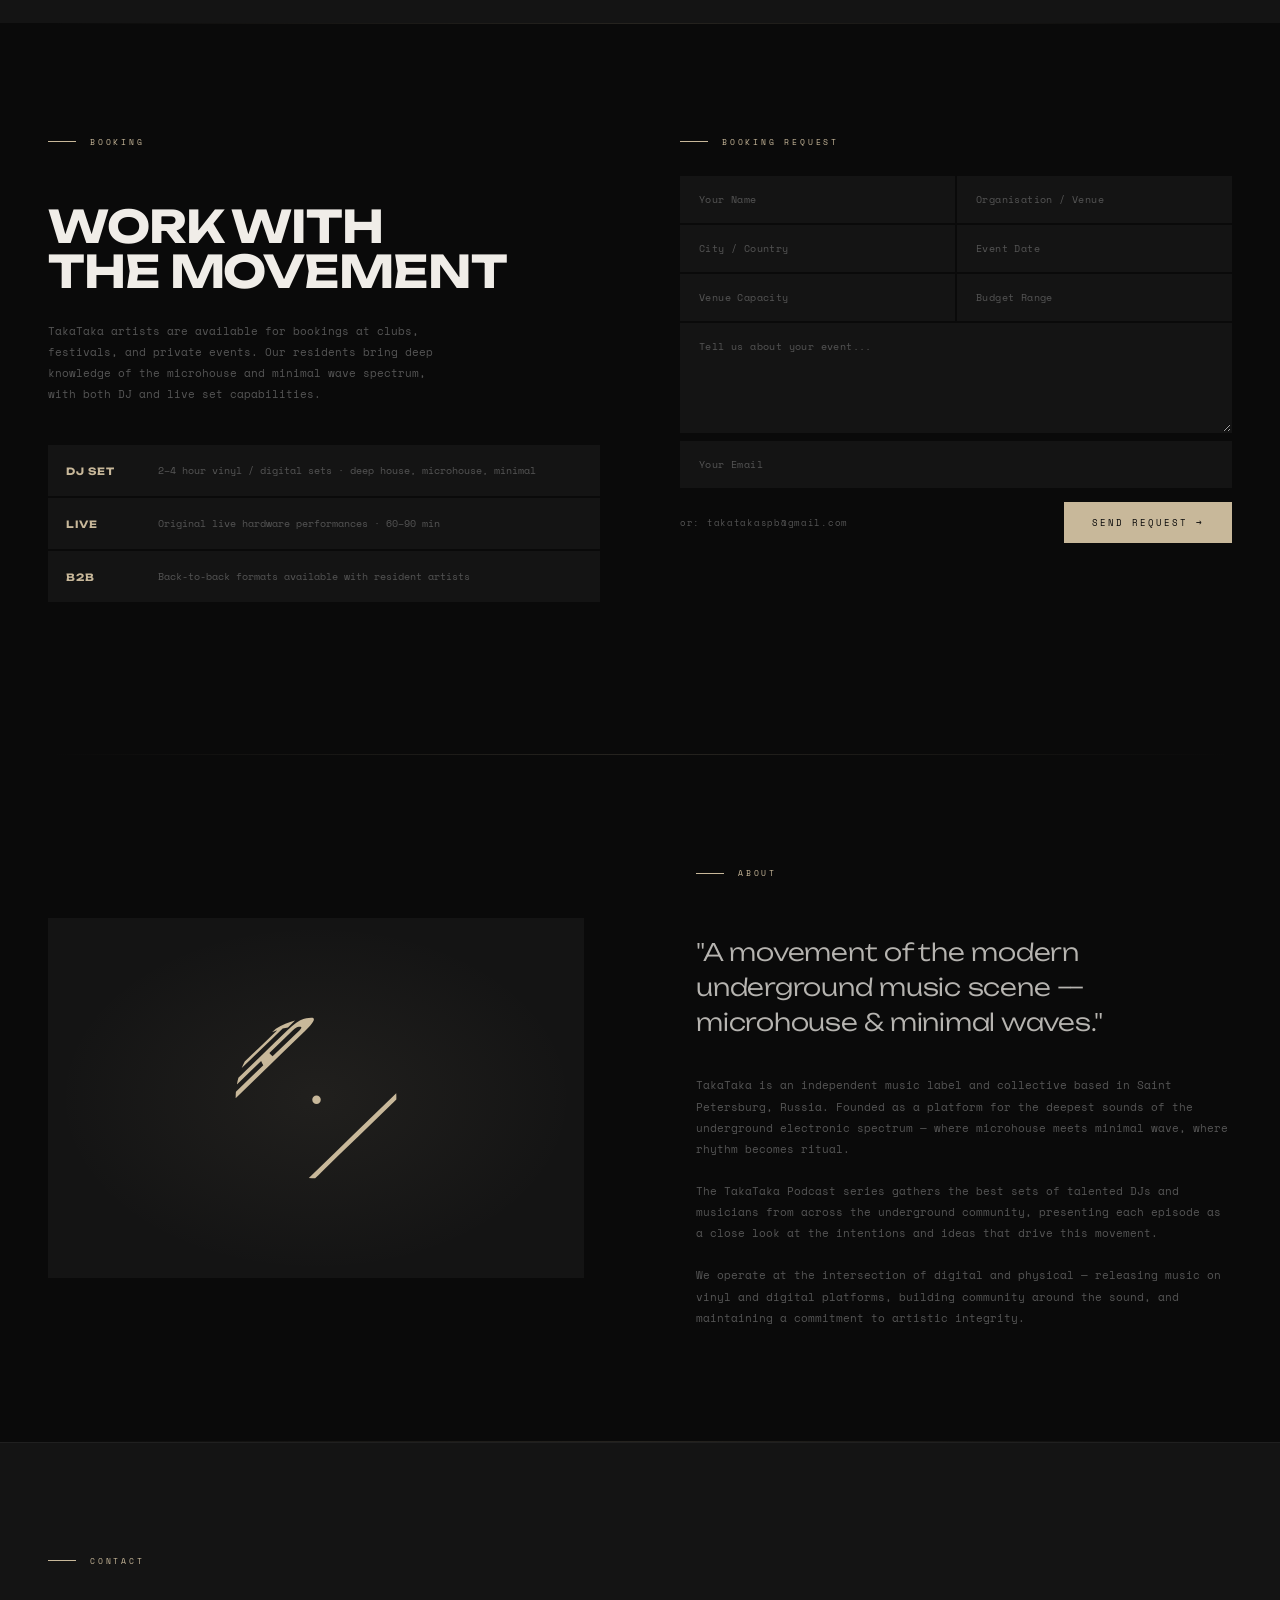
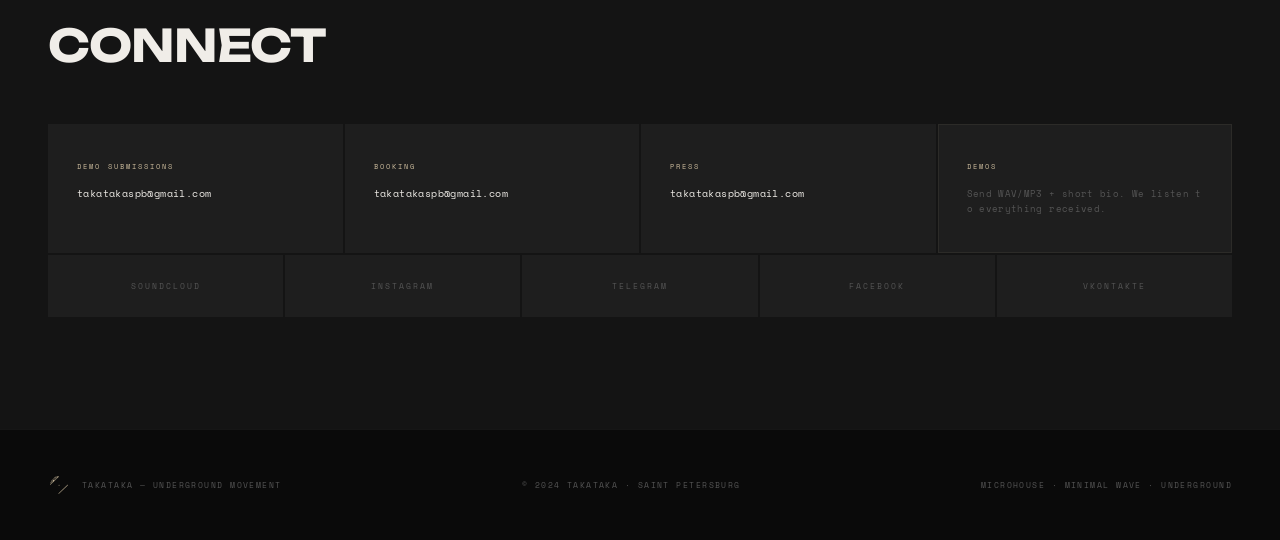
<file: takataka-website.html>
<!DOCTYPE html>
<html lang="en">
<head>
<meta charset="UTF-8">
<meta name="viewport" content="width=device-width, initial-scale=1.0">
<title>TAKATAKA — Underground Movement</title>
<style>
  @import url('https://fonts.googleapis.com/css2?family=Unbounded:wght@200;300;400;700;900&family=Space+Mono:ital,wght@0,400;0,700;1,400&display=swap');

  :root {
    --black: #0a0a0a;
    --white: #f0ede8;
    --gray: #141414;
    --mid: #1e1e1e;
    --accent: #c8b89a;
    --accent2: #e8d5b0;
    --dim: #555;
    --font-display: 'Unbounded', sans-serif;
    --font-mono: 'Space Mono', monospace;
  }

  *, *::before, *::after { margin: 0; padding: 0; box-sizing: border-box; }
  html { scroll-behavior: smooth; }
  body {
    background: var(--black);
    color: var(--white);
    font-family: var(--font-mono);
    overflow-x: hidden;
    cursor: none;
  }

  .cursor {
    position: fixed; width: 8px; height: 8px;
    background: var(--accent); border-radius: 50%;
    pointer-events: none; z-index: 9999;
    transform: translate(-50%, -50%);
    transition: transform 0.1s;
  }
  .cursor-ring {
    position: fixed; width: 32px; height: 32px;
    border: 1px solid rgba(200,184,154,0.35);
    border-radius: 50%; pointer-events: none; z-index: 9998;
    transform: translate(-50%, -50%);
    transition: width 0.2s, height 0.2s;
  }

  /* NAV */
  nav {
    position: fixed; top: 0; left: 0; right: 0; z-index: 100;
    padding: 24px 48px;
    display: flex; justify-content: space-between; align-items: center;
    background: linear-gradient(to bottom, rgba(10,10,10,0.97) 0%, transparent 100%);
  }
  .nav-logo { display: flex; align-items: center; gap: 14px; text-decoration: none; }
  .nav-logo svg { width: 36px; height: 36px; }
  .nav-logo-text {
    font-family: var(--font-display); font-weight: 700;
    font-size: 12px; letter-spacing: 0.2em; text-transform: uppercase;
    color: var(--white);
  }
  .nav-links { display: flex; gap: 32px; list-style: none; }
  .nav-links a {
    font-size: 9px; letter-spacing: 0.22em; text-transform: uppercase;
    color: var(--dim); text-decoration: none; transition: color 0.2s; cursor: none;
  }
  .nav-links a:hover { color: var(--accent); }
  .nav-right { display: flex; gap: 20px; }
  .nav-right a {
    font-size: 9px; letter-spacing: 0.18em; text-transform: uppercase;
    color: var(--dim); text-decoration: none; transition: color 0.2s; cursor: none;
  }
  .nav-right a:hover { color: var(--accent); }

  /* HERO */
  .hero {
    height: 100vh; position: relative;
    display: flex; align-items: flex-end;
    padding: 0 48px 80px;
    overflow: hidden;
  }
  .hero-bg {
    position: absolute; inset: 0;
    background:
      radial-gradient(ellipse at 75% 35%, rgba(200,184,154,0.06) 0%, transparent 55%),
      radial-gradient(ellipse at 15% 75%, rgba(200,184,154,0.03) 0%, transparent 45%);
  }
  .hero-grid {
    position: absolute; inset: 0;
    background-image:
      linear-gradient(rgba(255,255,255,0.018) 1px, transparent 1px),
      linear-gradient(90deg, rgba(255,255,255,0.018) 1px, transparent 1px);
    background-size: 72px 72px;
  }
  .hero-logo-bg {
    position: absolute; right: -100px; top: 50%;
    transform: translateY(-50%);
    width: 720px; height: 720px; opacity: 0.035;
    animation: slowspin 80s linear infinite;
  }
  @keyframes slowspin {
    from { transform: translateY(-50%) rotate(0deg); }
    to { transform: translateY(-50%) rotate(360deg); }
  }
  .hero-content { position: relative; z-index: 2; max-width: 850px; }
  .hero-eyebrow {
    font-size: 9px; letter-spacing: 0.35em; text-transform: uppercase;
    color: var(--accent); margin-bottom: 28px;
    display: flex; align-items: center; gap: 14px;
  }
  .hero-eyebrow::before {
    content: ''; display: block; width: 36px; height: 1px; background: var(--accent);
  }
  .hero-title {
    font-family: var(--font-display); font-weight: 900;
    font-size: clamp(56px, 10vw, 130px);
    line-height: 0.88; letter-spacing: -0.025em;
    text-transform: uppercase; color: var(--white);
  }
  .hero-title .outline {
    color: transparent;
    -webkit-text-stroke: 1px rgba(240,237,232,0.2);
  }
  .hero-sub {
    font-size: 11px; line-height: 1.85; color: var(--dim);
    max-width: 440px; margin-top: 28px; margin-bottom: 44px;
  }
  .hero-ctas { display: flex; gap: 12px; flex-wrap: wrap; }

  .btn {
    font-family: var(--font-mono); font-size: 9px;
    letter-spacing: 0.22em; text-transform: uppercase; text-decoration: none;
    padding: 14px 28px; border: 1px solid;
    transition: all 0.22s; display: inline-flex; align-items: center; gap: 8px;
    cursor: none;
  }
  .btn-prim { background: var(--accent); color: var(--black); border-color: var(--accent); }
  .btn-prim:hover { background: var(--accent2); border-color: var(--accent2); }
  .btn-out { background: transparent; color: var(--white); border-color: rgba(240,237,232,0.15); }
  .btn-out:hover { border-color: var(--accent); color: var(--accent); }

  .hero-scroll {
    position: absolute; bottom: 48px; right: 48px;
    font-size: 8px; letter-spacing: 0.3em; text-transform: uppercase; color: var(--dim);
    writing-mode: vertical-rl; animation: bob 2.2s ease-in-out infinite;
  }
  @keyframes bob { 0%,100%{transform:translateY(0)} 50%{transform:translateY(8px)} }

  /* TICKER */
  .ticker {
    overflow: hidden; border-top: 1px solid rgba(255,255,255,0.05);
    border-bottom: 1px solid rgba(255,255,255,0.05);
    padding: 11px 0; background: var(--gray);
  }
  .ticker-track { display: flex; animation: tick 22s linear infinite; white-space: nowrap; }
  .ticker-item {
    font-family: var(--font-display); font-size: 10px; font-weight: 700;
    letter-spacing: 0.18em; text-transform: uppercase;
    color: rgba(255,255,255,0.12); padding-right: 64px; flex-shrink: 0;
  }
  .ticker-item em { color: var(--accent); font-style: normal; }
  @keyframes tick { from{transform:translateX(0)} to{transform:translateX(-50%)} }

  /* COMMON */
  section { padding: 112px 48px; }
  .sec-label {
    font-size: 8px; letter-spacing: 0.35em; text-transform: uppercase;
    color: var(--accent); margin-bottom: 56px;
    display: flex; align-items: center; gap: 14px;
  }
  .sec-label::before { content:''; display:block; width:28px; height:1px; background:var(--accent); }
  .sec-title {
    font-family: var(--font-display); font-weight: 700;
    font-size: clamp(26px, 3.5vw, 48px);
    letter-spacing: -0.025em; text-transform: uppercase; line-height: 1;
  }
  .row-header { display: flex; justify-content: space-between; align-items: flex-end; margin-bottom: 0; }
  .divider { height: 1px; background: linear-gradient(to right, transparent, rgba(200,184,154,0.15), transparent); margin: 0 48px; }

  /* REVEAL */
  .reveal { opacity: 0; transform: translateY(28px); transition: opacity 0.65s ease, transform 0.65s ease; }
  .reveal.vis { opacity: 1; transform: none; }

  /* LATEST RELEASE */
  .release-feat {
    border-top: 1px solid rgba(255,255,255,0.05);
    border-bottom: 1px solid rgba(255,255,255,0.05);
    background: var(--gray);
  }
  .release-inner { display: grid; grid-template-columns: 1fr 1fr; gap: 80px; align-items: center; }
  .artwork-wrap { position: relative; aspect-ratio: 1; overflow: hidden; }
  .artwork-inner {
    width: 100%; height: 100%;
    background: linear-gradient(135deg, #181818 0%, #252525 50%, #121212 100%);
    display: flex; align-items: center; justify-content: center;
  }
  .artwork-inner svg { width: 58%; height: 58%; opacity: 0.1; transition: opacity 0.4s; }
  .artwork-wrap:hover .artwork-inner svg { opacity: 0.18; }
  .artwork-badge {
    position: absolute; top: 16px; left: 16px;
    background: var(--accent); color: var(--black);
    font-size: 7px; letter-spacing: 0.22em; text-transform: uppercase;
    padding: 5px 11px; font-family: var(--font-mono);
  }
  .rel-catalog { font-size: 8px; letter-spacing: 0.3em; color: var(--accent); text-transform: uppercase; margin-bottom: 14px; }
  .rel-title {
    font-family: var(--font-display); font-weight: 900;
    font-size: clamp(30px, 4vw, 58px); text-transform: uppercase;
    letter-spacing: -0.025em; line-height: 0.92; margin-bottom: 20px;
  }
  .rel-artist { font-size: 10px; letter-spacing: 0.22em; text-transform: uppercase; color: var(--dim); margin-bottom: 28px; }
  .rel-desc { font-size: 11px; line-height: 1.9; color: var(--dim); margin-bottom: 36px; max-width: 380px; }
  .tracklist { margin-bottom: 36px; }
  .track {
    display: flex; justify-content: space-between;
    padding: 11px 0; border-bottom: 1px solid rgba(255,255,255,0.04);
    font-size: 10px; color: var(--dim); letter-spacing: 0.04em;
    transition: color 0.18s; cursor: none;
  }
  .track:hover { color: var(--white); }
  .track-n { color: var(--accent); font-size: 8px; width: 22px; }
  .stream-links { display: flex; gap: 10px; flex-wrap: wrap; }
  .s-btn {
    font-size: 8px; letter-spacing: 0.2em; text-transform: uppercase;
    padding: 8px 14px; border: 1px solid rgba(255,255,255,0.1);
    color: var(--dim); text-decoration: none; transition: all 0.18s; cursor: none;
  }
  .s-btn:hover { border-color: var(--accent); color: var(--accent); }

  /* RELEASES GRID */
  .filter-row { display: flex; gap: 3px; }
  .f-btn {
    font-family: var(--font-mono); font-size: 8px;
    letter-spacing: 0.22em; text-transform: uppercase;
    padding: 8px 18px; border: 1px solid rgba(255,255,255,0.08);
    background: transparent; color: var(--dim);
    cursor: none; transition: all 0.18s;
  }
  .f-btn:hover, .f-btn.on { background: var(--accent); color: var(--black); border-color: var(--accent); }
  .releases-grid { display: grid; grid-template-columns: repeat(4, 1fr); gap: 2px; margin-top: 56px; }
  .rel-card { position: relative; aspect-ratio: 1; overflow: hidden; cursor: none; }
  .rel-card-art {
    width: 100%; height: 100%; display: flex; align-items: center; justify-content: center;
    transition: transform 0.4s;
  }
  .rel-card:hover .rel-card-art { transform: scale(1.05); }
  .rel-card-art svg { width: 48%; height: 48%; opacity: 0.07; }
  .rel-card-ov {
    position: absolute; inset: 0;
    background: linear-gradient(to top, rgba(0,0,0,0.88) 0%, transparent 55%);
    padding: 18px; display: flex; flex-direction: column; justify-content: flex-end;
    opacity: 0; transition: opacity 0.28s;
  }
  .rel-card:hover .rel-card-ov { opacity: 1; }
  .rc-title { font-family: var(--font-display); font-size: 12px; font-weight: 700; text-transform: uppercase; margin-bottom: 3px; }
  .rc-meta { font-size: 8px; letter-spacing: 0.15em; text-transform: uppercase; color: var(--accent); }

  /* ARTISTS */
  .artists-grid { display: grid; grid-template-columns: repeat(3, 1fr); gap: 2px; margin-top: 56px; }
  .artist-card { position: relative; aspect-ratio: 3/4; overflow: hidden; cursor: none; display: flex; flex-direction: column; justify-content: flex-end; padding: 26px; }
  .ac-bg { position: absolute; inset: 0; display: flex; align-items: center; justify-content: center; }
  .ac-bg svg { width: 65%; opacity: 0.045; transition: transform 0.5s, opacity 0.3s; }
  .artist-card:hover .ac-bg svg { transform: scale(1.06); opacity: 0.08; }
  .ac-ov {
    position: absolute; inset: 0;
    background: linear-gradient(to top, rgba(0,0,0,0.82) 0%, rgba(0,0,0,0.08) 55%, transparent 100%);
  }
  .ac-info { position: relative; z-index: 2; }
  .ac-name {
    font-family: var(--font-display); font-size: 18px; font-weight: 700;
    text-transform: uppercase; margin-bottom: 5px; letter-spacing: -0.01em;
  }
  .ac-loc { font-size: 8px; letter-spacing: 0.22em; text-transform: uppercase; color: var(--accent); margin-bottom: 10px; }
  .tags { display: flex; gap: 6px; flex-wrap: wrap; }
  .tag {
    font-size: 7px; letter-spacing: 0.15em; text-transform: uppercase;
    padding: 4px 9px; border: 1px solid rgba(255,255,255,0.1); color: var(--dim);
  }

  /* PODCAST */
  .podcast-bg { background: var(--black); border-top: 1px solid rgba(255,255,255,0.05); }
  .podcast-layout { display: grid; grid-template-columns: 1fr 2fr; gap: 72px; align-items: start; }
  .episodes { display: flex; flex-direction: column; gap: 2px; }
  .ep-item {
    display: grid; grid-template-columns: 44px 1fr 32px; gap: 14px;
    align-items: center; padding: 18px; background: var(--gray);
    border: 1px solid transparent; transition: all 0.2s;
    cursor: none; text-decoration: none; color: inherit;
  }
  .ep-item:hover { border-color: rgba(200,184,154,0.18); }
  .ep-item.on { border-color: var(--accent); background: rgba(200,184,154,0.04); }
  .ep-num { font-family: var(--font-display); font-size: 20px; font-weight: 900; color: rgba(255,255,255,0.07); }
  .ep-item.on .ep-num { color: var(--accent); }
  .ep-name { font-size: 10px; letter-spacing: 0.04em; margin-bottom: 3px; }
  .ep-dur { font-size: 8px; letter-spacing: 0.15em; color: var(--dim); text-transform: uppercase; }
  .play-btn {
    width: 30px; height: 30px; border: 1px solid rgba(255,255,255,0.1);
    border-radius: 50%; display: flex; align-items: center; justify-content: center; flex-shrink: 0;
    transition: all 0.18s;
  }
  .ep-item:hover .play-btn { border-color: var(--accent); }
  .play-btn::after {
    content: ''; border-left: 7px solid var(--dim);
    border-top: 4px solid transparent; border-bottom: 4px solid transparent;
    margin-left: 2px; transition: border-color 0.18s;
  }
  .ep-item:hover .play-btn::after { border-left-color: var(--accent); }

  .player-sticky { position: sticky; top: 96px; }
  .player-art {
    aspect-ratio: 1; background: var(--gray); margin-bottom: 28px;
    display: flex; align-items: center; justify-content: center;
    position: relative; overflow: hidden;
  }
  .player-art svg { width: 55%; opacity: 0.07; animation: slowspin 50s linear infinite; }
  .player-art-lbl {
    position: absolute; bottom: 18px; left: 18px;
    font-size: 8px; letter-spacing: 0.22em; text-transform: uppercase; color: var(--accent);
  }
  .player-title { font-family: var(--font-display); font-size: 20px; font-weight: 700; text-transform: uppercase; letter-spacing: -0.01em; margin-bottom: 6px; }
  .player-meta { font-size: 9px; color: var(--dim); letter-spacing: 0.1em; text-transform: uppercase; margin-bottom: 22px; }
  .player-bar { height: 1px; background: rgba(255,255,255,0.08); margin-bottom: 6px; position: relative; cursor: none; }
  .player-prog { position: absolute; left: 0; top: 0; height: 100%; width: 35%; background: var(--accent); }
  .player-times { display: flex; justify-content: space-between; font-size: 8px; color: var(--dim); letter-spacing: 0.1em; margin-bottom: 22px; }
  .player-ctrl { display: flex; align-items: center; gap: 20px; }
  .c-btn { background: none; border: none; color: var(--dim); cursor: none; font-family: var(--font-mono); font-size: 9px; letter-spacing: 0.15em; text-transform: uppercase; transition: color 0.18s; }
  .c-btn:hover { color: var(--white); }
  .c-play {
    width: 44px; height: 44px; border: 1px solid var(--accent); border-radius: 50%;
    display: flex; align-items: center; justify-content: center; cursor: none; transition: all 0.18s;
  }
  .c-play:hover { background: var(--accent); }
  .c-play::after {
    content: ''; border-left: 12px solid var(--accent);
    border-top: 8px solid transparent; border-bottom: 8px solid transparent;
    margin-left: 3px; transition: border-color 0.18s;
  }
  .c-play:hover::after { border-left-color: var(--black); }

  /* NEWS */
  .news-grid { display: grid; grid-template-columns: repeat(3, 1fr); gap: 2px; margin-top: 56px; }
  .news-card { background: var(--gray); text-decoration: none; color: inherit; display: block; border: 1px solid transparent; transition: border-color 0.2s; cursor: none; }
  .news-card:hover { border-color: rgba(200,184,154,0.18); }
  .nc-img { aspect-ratio: 16/9; background: var(--mid); display: flex; align-items: center; justify-content: center; position: relative; overflow: hidden; }
  .nc-img svg { width: 38%; opacity: 0.06; transition: transform 0.4s, opacity 0.4s; }
  .news-card:hover .nc-img svg { transform: scale(1.1); opacity: 0.1; }
  .nc-type {
    position: absolute; top: 11px; left: 11px;
    font-size: 7px; letter-spacing: 0.22em; text-transform: uppercase;
    padding: 4px 10px; background: var(--accent); color: var(--black);
  }
  .nc-body { padding: 22px; }
  .nc-date { font-size: 8px; letter-spacing: 0.15em; color: var(--dim); text-transform: uppercase; margin-bottom: 10px; }
  .nc-head { font-family: var(--font-display); font-size: 13px; font-weight: 700; text-transform: uppercase; letter-spacing: -0.01em; line-height: 1.3; margin-bottom: 10px; }
  .nc-exc { font-size: 10px; line-height: 1.75; color: var(--dim); }

  /* MERCH */
  .merch-bg { background: var(--gray); }
  .merch-grid { display: grid; grid-template-columns: repeat(4, 1fr); gap: 2px; margin-top: 56px; }
  .merch-card { cursor: none; text-decoration: none; color: inherit; display: block; background: var(--mid); border: 1px solid transparent; transition: border-color 0.2s; }
  .merch-card:hover { border-color: rgba(200,184,154,0.2); }
  .m-img { aspect-ratio: 3/4; background: var(--gray); display: flex; align-items: center; justify-content: center; position: relative; overflow: hidden; }
  .m-img svg { width: 40%; opacity: 0.07; transition: transform 0.4s; }
  .merch-card:hover .m-img svg { transform: scale(1.08); }
  .m-tag {
    position: absolute; top: 11px; right: 11px;
    font-size: 7px; letter-spacing: 0.2em; text-transform: uppercase;
    padding: 4px 9px; background: rgba(0,0,0,0.75); color: var(--accent);
    border: 1px solid rgba(200,184,154,0.2);
  }
  .m-body { padding: 18px; }
  .m-name { font-family: var(--font-display); font-size: 11px; font-weight: 700; text-transform: uppercase; letter-spacing: 0.02em; margin-bottom: 7px; }
  .m-price { font-size: 10px; color: var(--accent); letter-spacing: 0.1em; }

  /* BOOKING */
  .booking-layout { display: grid; grid-template-columns: 1fr 1fr; gap: 80px; align-items: start; }
  .booking-copy { font-size: 11px; line-height: 1.9; color: var(--dim); margin-bottom: 40px; max-width: 400px; }
  .set-types { display: flex; flex-direction: column; gap: 2px; margin-bottom: 40px; }
  .set-item { display: flex; gap: 20px; align-items: center; padding: 18px; background: var(--gray); }
  .set-lbl { font-family: var(--font-display); font-size: 10px; font-weight: 700; color: var(--accent); letter-spacing: 0.1em; text-transform: uppercase; min-width: 72px; }
  .set-desc { font-size: 10px; color: var(--dim); }
  .form-g { margin-bottom: 2px; }
  .f-input {
    width: 100%; background: var(--gray); border: 1px solid transparent;
    color: var(--white); font-family: var(--font-mono); font-size: 10px; letter-spacing: 0.04em;
    padding: 15px 18px; outline: none; transition: border-color 0.2s; cursor: none;
  }
  .f-input::placeholder { color: var(--dim); }
  .f-input:focus { border-color: var(--accent); }
  .f-row { display: grid; grid-template-columns: 1fr 1fr; gap: 2px; }
  textarea.f-input { resize: vertical; min-height: 110px; }
  .form-footer { margin-top: 14px; display: flex; justify-content: space-between; align-items: center; }
  .form-note { font-size: 9px; color: var(--dim); letter-spacing: 0.08em; }

  /* ABOUT */
  .about-layout { display: grid; grid-template-columns: 1fr 1fr; gap: 112px; align-items: center; }
  .about-logo-box {
    display: flex; align-items: center; justify-content: center;
    padding: 80px; background: var(--gray); position: relative; overflow: hidden;
  }
  .about-logo-box::before {
    content: ''; position: absolute; inset: 0;
    background: radial-gradient(ellipse at center, rgba(200,184,154,0.07) 0%, transparent 68%);
  }
  .about-logo-box svg { width: 200px; height: 200px; position: relative; z-index: 1; }
  .about-quote {
    font-family: var(--font-display); font-size: clamp(16px, 2vw, 24px);
    font-weight: 300; line-height: 1.45; letter-spacing: -0.01em;
    margin-bottom: 36px; color: rgba(240,237,232,0.75);
  }
  .about-body { font-size: 11px; line-height: 1.92; color: var(--dim); }

  /* CONTACT */
  .contact-bg { background: var(--gray); border-top: 1px solid rgba(255,255,255,0.05); }
  .contact-grid { display: grid; grid-template-columns: repeat(4, 1fr); gap: 2px; margin-top: 56px; }
  .c-item {
    padding: 36px 28px; background: var(--mid); text-decoration: none; color: inherit;
    display: block; border: 1px solid transparent; transition: border-color 0.2s; cursor: none;
  }
  .c-item:hover { border-color: rgba(200,184,154,0.2); }
  .c-type { font-size: 7px; letter-spacing: 0.3em; text-transform: uppercase; color: var(--accent); margin-bottom: 14px; }
  .c-val { font-size: 10px; letter-spacing: 0.04em; color: var(--white); word-break: break-all; }
  .social-row { display: flex; gap: 2px; margin-top: 2px; }
  .soc-item {
    flex: 1; padding: 24px; background: var(--mid);
    text-decoration: none; color: var(--dim);
    font-size: 8px; letter-spacing: 0.25em; text-transform: uppercase;
    text-align: center; transition: all 0.2s;
    border: 1px solid transparent; cursor: none;
  }
  .soc-item:hover { color: var(--accent); border-color: rgba(200,184,154,0.18); }

  /* FOOTER */
  footer {
    padding: 44px 48px; border-top: 1px solid rgba(255,255,255,0.05);
    display: flex; justify-content: space-between; align-items: center;
    font-size: 8px; letter-spacing: 0.18em; text-transform: uppercase; color: var(--dim);
  }
  .foot-logo { display: flex; align-items: center; gap: 12px; }
  .foot-logo svg { width: 22px; height: 22px; }

  /* MOBILE */
  @media (max-width: 768px) {
    nav { padding: 18px 20px; }
    .nav-links { display: none; }
    section { padding: 72px 20px; }
    .hero { padding: 0 20px 64px; }
    .hero-title { font-size: 48px; }
    .hero-logo-bg { display: none; }
    .release-inner { grid-template-columns: 1fr; gap: 36px; }
    .releases-grid { grid-template-columns: repeat(2, 1fr); }
    .artists-grid { grid-template-columns: 1fr; }
    .news-grid { grid-template-columns: 1fr; }
    .merch-grid { grid-template-columns: repeat(2, 1fr); }
    .booking-layout { grid-template-columns: 1fr; gap: 44px; }
    .about-layout { grid-template-columns: 1fr; gap: 44px; }
    .contact-grid { grid-template-columns: repeat(2, 1fr); }
    .podcast-layout { grid-template-columns: 1fr; }
    .divider { margin: 0 20px; }
    footer { flex-direction: column; gap: 14px; text-align: center; }
  }
</style>
</head>
<body>

<div class="cursor" id="cur"></div>
<div class="cursor-ring" id="curR"></div>

<!-- LOGO SVG INLINE DEF (reused) -->
<svg style="display:none" id="logoSvg">
  <symbol id="logo" viewBox="0 0 1000 1000">
    <path d="M128.507 350.375C192.024 289.144 260.347 223.144 333.368 152.549C342.137 150.34 350.975 148.551 359.813 147.184C371.528 135.821 383.312 124.354 395.167 112.816C363.18 121.864 331.054 135.225 299.207 153.356C292.859 159.493 286.616 165.56 280.443 171.522C288.896 167.524 297.454 163.982 306.082 160.861C246.878 218.059 192.656 270.312 143.624 317.445C138.047 328.387 132.997 339.398 128.472 350.375H128.507ZM98.2393 501.489C209.736 393.51 324.144 282.656 441.428 168.997C490.32 121.653 502.21 96.7191 475.835 98.7882C467.803 99.3142 459.771 100.121 451.669 101.173C424.979 105.276 393.554 126.773 358.691 160.44C272.692 243.729 190.376 323.302 111.953 399.086C108.972 410.063 106.481 421.005 104.517 431.911C144.255 393.405 184.659 354.268 225.73 314.464C228.956 321.618 232.569 328.948 236.567 336.488C190.306 381.341 144.641 425.634 99.5721 469.33C98.6602 480.131 98.2393 490.863 98.2744 501.489H98.2393ZM381.874 163.526C395.448 150.375 406.39 143.572 414.632 143.677C417.228 143.747 419.823 143.817 422.419 143.957C430.661 144.308 427.083 152.164 411.792 167.033C368.266 209.151 325.231 250.778 282.758 291.845C277.146 285.918 271.815 280.202 266.8 274.836C304.574 238.294 342.978 201.19 381.909 163.526H381.874ZM523.885 508.608C523.885 496.894 514.38 487.356 502.63 487.356C490.881 487.356 481.376 496.859 481.376 508.608C481.376 520.356 490.881 529.86 502.63 529.86C514.38 529.86 523.885 520.356 523.885 508.608ZM901.2 476.204C759.4 613.57 613.601 754.899 464.12 899.91C474.572 900.857 485.164 901.383 495.791 901.489C635.311 766.191 770.728 634.962 901.726 508.082C902.006 497.385 901.796 486.759 901.2 476.239V476.204Z" fill="currentColor"/>
  </symbol>
</svg>

<!-- NAV -->
<nav>
  <a href="#home" class="nav-logo">
    <svg viewBox="0 0 1000 1000" fill="none" xmlns="http://www.w3.org/2000/svg" style="color:var(--accent)">
      <use href="#logo"/>
    </svg>
    <span class="nav-logo-text">TakaTaka</span>
  </a>
  <ul class="nav-links">
    <li><a href="#releases">Releases</a></li>
    <li><a href="#artists">Artists</a></li>
    <li><a href="#radio">Radio</a></li>
    <li><a href="#merch">Merch</a></li>
    <li><a href="#booking">Booking</a></li>
    <li><a href="#news">News</a></li>
    <li><a href="#about">About</a></li>
  </ul>
  <div class="nav-right">
    <a href="https://soundcloud.com/takatakaspb" target="_blank">SoundCloud</a>
    <a href="https://www.instagram.com/takatakaspb" target="_blank">Instagram</a>
    <a href="https://t.me/takatakaspb" target="_blank">Telegram</a>
  </div>
</nav>

<!-- HERO -->
<section class="hero" id="home">
  <div class="hero-bg"></div>
  <div class="hero-grid"></div>
  <div class="hero-logo-bg">
    <svg viewBox="0 0 1000 1000" fill="none" xmlns="http://www.w3.org/2000/svg" style="color:white">
      <use href="#logo"/>
    </svg>
  </div>
  <div class="hero-content reveal">
    <div class="hero-eyebrow">Underground Movement · Saint Petersburg · Since 2015</div>
    <h1 class="hero-title">
      TAKA<br>
      <span class="outline">TAKA</span>
    </h1>
    <p class="hero-sub">A movement of the modern underground music scene — microhouse &amp; minimal waves. Gathering the best sets of talented DJs and musicians.</p>
    <div class="hero-ctas">
      <a href="https://soundcloud.com/takatakaspb" target="_blank" class="btn btn-prim">↗ SoundCloud</a>
      <a href="#releases" class="btn btn-out">Releases</a>
      <a href="#radio" class="btn btn-out">Podcast</a>
    </div>
  </div>
  <div class="hero-scroll">Scroll</div>
</section>

<!-- TICKER -->
<div class="ticker">
  <div class="ticker-track">
    <span class="ticker-item">TAKATAKA <em>·</em> MICROHOUSE <em>·</em> MINIMAL WAVE <em>·</em> UNDERGROUND MOVEMENT <em>·</em> SPB <em>·</em> VINYL &amp; DIGITAL <em>·</em> </span>
    <span class="ticker-item">PODCAST SERIES <em>·</em> TAKATAKA <em>·</em> MICROHOUSE <em>·</em> MINIMAL WAVE <em>·</em> UNDERGROUND MOVEMENT <em>·</em> SPB <em>·</em> VINYL &amp; DIGITAL <em>·</em> </span>
  </div>
</div>

<!-- LATEST RELEASE -->
<section class="release-feat reveal">
  <div class="sec-label">Latest Release</div>
  <div class="release-inner">
    <div class="artwork-wrap">
      <div class="artwork-inner">
        <svg viewBox="0 0 1000 1000" fill="none" style="color:white">
          <use href="#logo"/>
        </svg>
      </div>
      <div class="artwork-badge">New · 2024</div>
    </div>
    <div>
      <div class="rel-catalog">TKT-012 · Digital + Vinyl</div>
      <h2 class="rel-title">Pattern<br>Variations</h2>
      <div class="rel-artist">Various Artists</div>
      <p class="rel-desc">A hypnotic journey through microhouse and minimal wave structures. Four tracks exploring rhythm as architecture — each release on the TakaTaka imprint is a precise statement.</p>
      <div class="tracklist">
        <div class="track"><span class="track-n">A1</span><span>Oscillation Protocol</span><span>07:42</span></div>
        <div class="track"><span class="track-n">A2</span><span>Micro Ritual</span><span>06:18</span></div>
        <div class="track"><span class="track-n">B1</span><span>Phase Collapse</span><span>08:05</span></div>
        <div class="track"><span class="track-n">B2</span><span>Signal Drift</span><span>07:33</span></div>
      </div>
      <div class="stream-links">
        <a href="https://soundcloud.com/takatakaspb" target="_blank" class="s-btn">SoundCloud</a>
        <a href="#" class="s-btn">Bandcamp</a>
        <a href="#" class="s-btn">Spotify</a>
        <a href="#" class="s-btn">Buy Vinyl ↗</a>
      </div>
    </div>
  </div>
</section>

<!-- RELEASES -->
<section id="releases" style="padding-top:0" class="reveal">
  <div class="row-header">
    <div class="sec-label" style="margin-bottom:0">Releases Archive</div>
    <div class="filter-row">
      <button class="f-btn on">All</button>
      <button class="f-btn">Digital</button>
      <button class="f-btn">Vinyl</button>
      <button class="f-btn">EP</button>
      <button class="f-btn">VA</button>
    </div>
  </div>
  <div class="releases-grid">
    <div class="rel-card" style="background:#161616">
      <div class="rel-card-art" style="background:#161616"><svg viewBox="0 0 1000 1000" fill="none" style="color:white"><use href="#logo"/></svg></div>
      <div class="rel-card-ov"><div class="rc-title">TKT-011</div><div class="rc-meta">Vinyl · 2024</div></div>
    </div>
    <div class="rel-card" style="background:#1a1714">
      <div class="rel-card-art" style="background:#1a1714"><svg viewBox="0 0 1000 1000" fill="none"><circle cx="500" cy="500" r="350" fill="none" stroke="white" stroke-width="1" opacity="0.15"/><circle cx="500" cy="500" r="50" fill="white" opacity="0.1"/></svg></div>
      <div class="rel-card-ov"><div class="rc-title">TKT-010</div><div class="rc-meta">Digital · 2024</div></div>
    </div>
    <div class="rel-card" style="background:#121212">
      <div class="rel-card-art" style="background:#121212"><svg viewBox="0 0 1000 1000" fill="none"><rect x="200" y="200" width="600" height="600" fill="none" stroke="white" stroke-width="1" opacity="0.1" transform="rotate(45 500 500)"/><circle cx="500" cy="500" r="100" fill="white" opacity="0.04"/></svg></div>
      <div class="rel-card-ov"><div class="rc-title">TKT-009</div><div class="rc-meta">Vinyl · 2023</div></div>
    </div>
    <div class="rel-card" style="background:#181614">
      <div class="rel-card-art" style="background:#181614"><svg viewBox="0 0 1000 1000" fill="none"><line x1="100" y1="100" x2="900" y2="900" stroke="#c8b89a" stroke-width="0.5" opacity="0.2"/><line x1="900" y1="100" x2="100" y2="900" stroke="#c8b89a" stroke-width="0.5" opacity="0.2"/><circle cx="500" cy="500" r="250" fill="none" stroke="white" stroke-width="1" opacity="0.06"/></svg></div>
      <div class="rel-card-ov"><div class="rc-title">TKT-008</div><div class="rc-meta">EP · 2023</div></div>
    </div>
    <div class="rel-card" style="background:#141414">
      <div class="rel-card-art" style="background:#141414"><svg viewBox="0 0 1000 1000" fill="none"><polygon points="500,80 920,760 80,760" fill="none" stroke="white" stroke-width="1" opacity="0.08"/></svg></div>
      <div class="rel-card-ov"><div class="rc-title">TKT-007</div><div class="rc-meta">Vinyl · 2022</div></div>
    </div>
    <div class="rel-card" style="background:#161818">
      <div class="rel-card-art" style="background:#161818"><svg viewBox="0 0 1000 1000" fill="none"><path d="M200 500 Q500 100 800 500 Q500 900 200 500Z" fill="none" stroke="white" stroke-width="1" opacity="0.08"/></svg></div>
      <div class="rel-card-ov"><div class="rc-title">TKT-006</div><div class="rc-meta">Digital · 2022</div></div>
    </div>
    <div class="rel-card" style="background:#131313">
      <div class="rel-card-art" style="background:#131313"><svg viewBox="0 0 1000 1000" fill="none"><circle cx="500" cy="500" r="400" fill="none" stroke="white" stroke-width="0.5" stroke-dasharray="18 9" opacity="0.08"/><circle cx="500" cy="500" r="200" fill="none" stroke="#c8b89a" stroke-width="0.5" stroke-dasharray="9 9" opacity="0.08"/></svg></div>
      <div class="rel-card-ov"><div class="rc-title">TKT-005</div><div class="rc-meta">VA · 2021</div></div>
    </div>
    <div class="rel-card" style="background:#181818">
      <div class="rel-card-art" style="background:#181818"><svg viewBox="0 0 1000 1000" fill="none"><rect x="250" y="250" width="500" height="500" fill="none" stroke="white" stroke-width="1" opacity="0.06"/><rect x="350" y="350" width="300" height="300" fill="none" stroke="#c8b89a" stroke-width="1" opacity="0.07"/></svg></div>
      <div class="rel-card-ov"><div class="rc-title">TKT-004</div><div class="rc-meta">Vinyl · 2021</div></div>
    </div>
  </div>
</section>

<div class="divider"></div>

<!-- ARTISTS -->
<section id="artists" class="reveal">
  <div class="row-header">
    <div>
      <div class="sec-label">Artists</div>
      <h2 class="sec-title">The Movement</h2>
    </div>
    <a href="#booking" class="btn btn-out">Booking Enquiry</a>
  </div>
  <div class="artists-grid">
    <div class="artist-card" style="background:#141414">
      <div class="ac-bg"><svg viewBox="0 0 1000 1000" fill="none" style="color:white"><use href="#logo"/></svg></div>
      <div class="ac-ov"></div>
      <div class="ac-info">
        <div class="ac-name">TakaTaka</div>
        <div class="ac-loc">Saint Petersburg, RU</div>
        <div class="tags"><span class="tag">Microhouse</span><span class="tag">Minimal</span><span class="tag">DJ</span></div>
      </div>
    </div>
    <div class="artist-card" style="background:#181410">
      <div class="ac-bg"><svg viewBox="0 0 1000 1000" fill="none"><circle cx="500" cy="500" r="320" fill="none" stroke="white" stroke-width="1" opacity="0.4"/><circle cx="500" cy="500" r="160" fill="none" stroke="#c8b89a" stroke-width="1" opacity="0.3"/><circle cx="500" cy="500" r="40" fill="white" opacity="0.1"/></svg></div>
      <div class="ac-ov"></div>
      <div class="ac-info">
        <div class="ac-name">Resident 01</div>
        <div class="ac-loc">Saint Petersburg, RU</div>
        <div class="tags"><span class="tag">Minimal Wave</span><span class="tag">Live</span></div>
      </div>
    </div>
    <div class="artist-card" style="background:#141618">
      <div class="ac-bg"><svg viewBox="0 0 1000 1000" fill="none"><rect x="200" y="200" width="600" height="600" fill="none" stroke="white" stroke-width="1" opacity="0.3" transform="rotate(30 500 500)"/><rect x="300" y="300" width="400" height="400" fill="none" stroke="#c8b89a" stroke-width="0.5" opacity="0.2" transform="rotate(15 500 500)"/></svg></div>
      <div class="ac-ov"></div>
      <div class="ac-info">
        <div class="ac-name">Resident 02</div>
        <div class="ac-loc">Moscow, RU</div>
        <div class="tags"><span class="tag">Microhouse</span><span class="tag">Vinyl</span></div>
      </div>
    </div>
  </div>
</section>

<div class="divider"></div>

<!-- PODCAST / RADIO -->
<section class="podcast-bg reveal" id="radio">
  <div class="sec-label">Radio</div>
  <h2 class="sec-title" style="margin-bottom:56px">TakaTaka Podcast</h2>
  <div class="podcast-layout">
    <div class="episodes">
      <a class="ep-item on" href="https://soundcloud.com/takatakaspb" target="_blank">
        <div class="ep-num">42</div>
        <div><div class="ep-name">TakaTaka Podcast #042</div><div class="ep-dur">58:14 · Microhouse · 2024</div></div>
        <div class="play-btn"></div>
      </a>
      <a class="ep-item" href="https://soundcloud.com/takatakaspb" target="_blank">
        <div class="ep-num">41</div>
        <div><div class="ep-name">TakaTaka Podcast #041</div><div class="ep-dur">61:30 · Minimal Wave · 2024</div></div>
        <div class="play-btn"></div>
      </a>
      <a class="ep-item" href="https://soundcloud.com/takatakaspb" target="_blank">
        <div class="ep-num">40</div>
        <div><div class="ep-name">TakaTaka Podcast #040</div><div class="ep-dur">54:48 · Underground · 2024</div></div>
        <div class="play-btn"></div>
      </a>
      <a class="ep-item" href="https://soundcloud.com/takatakaspb" target="_blank">
        <div class="ep-num">39</div>
        <div><div class="ep-name">TakaTaka Podcast #039</div><div class="ep-dur">67:22 · Microhouse · 2023</div></div>
        <div class="play-btn"></div>
      </a>
      <a class="ep-item" href="https://soundcloud.com/takatakaspb" target="_blank">
        <div class="ep-num">38</div>
        <div><div class="ep-name">TakaTaka Podcast #038</div><div class="ep-dur">55:10 · Minimal · 2023</div></div>
        <div class="play-btn"></div>
      </a>
      <a href="https://soundcloud.com/takatakaspb" target="_blank" class="btn btn-out" style="margin-top:14px; justify-content:center;">All Episodes on SoundCloud ↗</a>
    </div>

    <div class="player-sticky">
      <div class="player-art">
        <svg viewBox="0 0 1000 1000" fill="none" style="color:white">
          <use href="#logo"/>
        </svg>
        <div class="player-art-lbl">Now Playing</div>
      </div>
      <div class="player-title">Podcast #042</div>
      <div class="player-meta">TakaTaka · Microhouse · 2024</div>
      <div class="player-bar"><div class="player-prog"></div></div>
      <div class="player-times"><span>20:28</span><span>58:14</span></div>
      <div class="player-ctrl">
        <button class="c-btn">← Prev</button>
        <div class="c-play"></div>
        <button class="c-btn">Next →</button>
      </div>
    </div>
  </div>
</section>

<div class="divider"></div>

<!-- NEWS -->
<section id="news" class="reveal">
  <div class="row-header">
    <div>
      <div class="sec-label">News</div>
      <h2 class="sec-title">Latest Updates</h2>
    </div>
    <a href="#" class="btn btn-out">All News</a>
  </div>
  <div class="news-grid">
    <a href="#" class="news-card">
      <div class="nc-img">
        <svg viewBox="0 0 1000 1000" fill="none" style="color:white"><use href="#logo"/></svg>
        <span class="nc-type">Release</span>
      </div>
      <div class="nc-body">
        <div class="nc-date">Feb 2024</div>
        <div class="nc-head">TKT-012 "Pattern Variations" Now Available</div>
        <p class="nc-exc">New VA compilation available on all platforms and limited vinyl edition through our store.</p>
      </div>
    </a>
    <a href="#" class="news-card">
      <div class="nc-img">
        <svg viewBox="0 0 1000 1000" fill="none"><circle cx="500" cy="500" r="280" fill="none" stroke="white" stroke-width="1" opacity="0.2"/></svg>
        <span class="nc-type">Podcast</span>
      </div>
      <div class="nc-body">
        <div class="nc-date">Jan 2024</div>
        <div class="nc-head">Podcast #042 — New Episode Released</div>
        <p class="nc-exc">The latest installment in our ongoing series explores deep microhouse textures and hypnotic minimal structures.</p>
      </div>
    </a>
    <a href="#" class="news-card">
      <div class="nc-img">
        <svg viewBox="0 0 1000 1000" fill="none"><polygon points="500,180 840,740 160,740" fill="none" stroke="#c8b89a" stroke-width="1" opacity="0.25"/></svg>
        <span class="nc-type" style="background:transparent;border:1px solid rgba(200,184,154,0.4);color:var(--accent)">Merch</span>
      </div>
      <div class="nc-body">
        <div class="nc-date">Dec 2023</div>
        <div class="nc-head">Winter Drop — Limited Edition Apparel</div>
        <p class="nc-exc">New limited drop featuring our signature monochrome aesthetic on premium organic cotton.</p>
      </div>
    </a>
  </div>
</section>

<div class="divider"></div>

<!-- MERCH -->
<section class="merch-bg reveal" id="merch">
  <div class="row-header">
    <div>
      <div class="sec-label">Merch Store</div>
      <h2 class="sec-title">Objects</h2>
    </div>
    <div class="filter-row">
      <button class="f-btn on">All</button>
      <button class="f-btn">Vinyl</button>
      <button class="f-btn">Apparel</button>
      <button class="f-btn">Limited</button>
    </div>
  </div>
  <div class="merch-grid">
    <a href="#" class="merch-card">
      <div class="m-img">
        <svg viewBox="0 0 1000 1000" fill="none"><circle cx="500" cy="500" r="370" fill="none" stroke="white" stroke-width="1" opacity="0.12"/><circle cx="500" cy="500" r="52" fill="white" opacity="0.08"/></svg>
        <span class="m-tag">12" Vinyl</span>
      </div>
      <div class="m-body"><div class="m-name">TKT-012 Vinyl</div><div class="m-price">€ 18.00</div></div>
    </a>
    <a href="#" class="merch-card">
      <div class="m-img">
        <svg viewBox="0 0 1000 1000" fill="none"><rect x="260" y="180" width="480" height="640" rx="3" fill="none" stroke="white" stroke-width="1" opacity="0.09"/></svg>
        <span class="m-tag">T-Shirt</span>
      </div>
      <div class="m-body"><div class="m-name">Logo Tee — Black</div><div class="m-price">€ 28.00</div></div>
    </a>
    <a href="#" class="merch-card">
      <div class="m-img">
        <svg viewBox="0 0 1000 1000" fill="none"><rect x="180" y="120" width="640" height="760" rx="2" fill="none" stroke="white" stroke-width="1" opacity="0.08"/></svg>
        <span class="m-tag" style="background:rgba(200,184,154,0.1);border:1px solid var(--accent);color:var(--accent)">Limited</span>
      </div>
      <div class="m-body"><div class="m-name">Poster A1 — Vol.1</div><div class="m-price">€ 22.00</div></div>
    </a>
    <a href="#" class="merch-card">
      <div class="m-img">
        <svg viewBox="0 0 1000 1000" fill="none"><circle cx="500" cy="500" r="280" fill="none" stroke="#c8b89a" stroke-width="1" opacity="0.1"/><circle cx="500" cy="500" r="370" fill="none" stroke="white" stroke-width="0.5" stroke-dasharray="12 8" opacity="0.06"/></svg>
        <span class="m-tag">Bundle</span>
      </div>
      <div class="m-body"><div class="m-name">Vinyl Bundle x3</div><div class="m-price">€ 48.00</div></div>
    </a>
  </div>
</section>

<div class="divider"></div>

<!-- BOOKING -->
<section id="booking" class="reveal">
  <div class="booking-layout">
    <div>
      <div class="sec-label">Booking</div>
      <h2 class="sec-title" style="margin-bottom:28px">Work With<br>the Movement</h2>
      <p class="booking-copy">TakaTaka artists are available for bookings at clubs, festivals, and private events. Our residents bring deep knowledge of the microhouse and minimal wave spectrum, with both DJ and live set capabilities.</p>
      <div class="set-types">
        <div class="set-item"><div class="set-lbl">DJ Set</div><div class="set-desc">2–4 hour vinyl / digital sets · deep house, microhouse, minimal</div></div>
        <div class="set-item"><div class="set-lbl">Live</div><div class="set-desc">Original live hardware performances · 60–90 min</div></div>
        <div class="set-item"><div class="set-lbl">B2B</div><div class="set-desc">Back-to-back formats available with resident artists</div></div>
      </div>
    </div>
    <div>
      <div class="sec-label" style="margin-bottom:28px">Booking Request</div>
      <div class="f-row"><div class="form-g"><input type="text" class="f-input" placeholder="Your Name"></div><div class="form-g"><input type="text" class="f-input" placeholder="Organisation / Venue"></div></div>
      <div class="f-row"><div class="form-g"><input type="text" class="f-input" placeholder="City / Country"></div><div class="form-g"><input type="text" class="f-input" placeholder="Event Date"></div></div>
      <div class="f-row"><div class="form-g"><input type="text" class="f-input" placeholder="Venue Capacity"></div><div class="form-g"><input type="text" class="f-input" placeholder="Budget Range"></div></div>
      <div class="form-g"><textarea class="f-input" placeholder="Tell us about your event..."></textarea></div>
      <div class="form-g"><input type="email" class="f-input" placeholder="Your Email"></div>
      <div class="form-footer">
        <span class="form-note">or: takatakaspb@gmail.com</span>
        <button class="btn btn-prim" style="border:none;cursor:none">Send Request →</button>
      </div>
    </div>
  </div>
</section>

<div class="divider"></div>

<!-- ABOUT -->
<section id="about" class="reveal">
  <div class="about-layout">
    <div class="about-logo-box">
      <svg viewBox="0 0 1000 1000" fill="none" xmlns="http://www.w3.org/2000/svg" style="color:var(--accent)">
        <use href="#logo"/>
      </svg>
    </div>
    <div>
      <div class="sec-label">About</div>
      <p class="about-quote">"A movement of the modern underground music scene — microhouse &amp; minimal waves."</p>
      <p class="about-body">TakaTaka is an independent music label and collective based in Saint Petersburg, Russia. Founded as a platform for the deepest sounds of the underground electronic spectrum — where microhouse meets minimal wave, where rhythm becomes ritual.<br><br>The TakaTaka Podcast series gathers the best sets of talented DJs and musicians from across the underground community, presenting each episode as a close look at the intentions and ideas that drive this movement.<br><br>We operate at the intersection of digital and physical — releasing music on vinyl and digital platforms, building community around the sound, and maintaining a commitment to artistic integrity.</p>
    </div>
  </div>
</section>

<div class="divider"></div>

<!-- CONTACT -->
<section class="contact-bg reveal" id="contact">
  <div class="sec-label">Contact</div>
  <h2 class="sec-title">Connect</h2>
  <div class="contact-grid">
    <a href="mailto:takatakaspb@gmail.com" class="c-item">
      <div class="c-type">Demo Submissions</div>
      <div class="c-val">takatakaspb@gmail.com</div>
    </a>
    <a href="mailto:takatakaspb@gmail.com" class="c-item">
      <div class="c-type">Booking</div>
      <div class="c-val">takatakaspb@gmail.com</div>
    </a>
    <a href="mailto:takatakaspb@gmail.com" class="c-item">
      <div class="c-type">Press</div>
      <div class="c-val">takatakaspb@gmail.com</div>
    </a>
    <div class="c-item" style="border-color:rgba(200,184,154,0.08)">
      <div class="c-type">Demos</div>
      <div class="c-val" style="color:var(--dim);font-size:9px;line-height:1.7">Send WAV/MP3 + short bio. We listen to everything received.</div>
    </div>
  </div>
  <div class="social-row">
    <a href="https://soundcloud.com/takatakaspb" target="_blank" class="soc-item">SoundCloud</a>
    <a href="https://www.instagram.com/takatakaspb" target="_blank" class="soc-item">Instagram</a>
    <a href="https://t.me/takatakaspb" target="_blank" class="soc-item">Telegram</a>
    <a href="https://www.facebook.com/takatakaspb" target="_blank" class="soc-item">Facebook</a>
    <a href="https://www.vk.com/takatakaspb" target="_blank" class="soc-item">VKontakte</a>
  </div>
</section>

<!-- FOOTER -->
<footer>
  <div class="foot-logo">
    <svg viewBox="0 0 1000 1000" fill="none" style="color:var(--accent)"><use href="#logo"/></svg>
    TakaTaka — Underground Movement
  </div>
  <div>© 2024 TakaTaka · Saint Petersburg</div>
  <div>Microhouse · Minimal Wave · Underground</div>
</footer>

<script>
  // Cursor
  const cur = document.getElementById('cur');
  const curR = document.getElementById('curR');
  let mx=0,my=0,rx=0,ry=0;
  document.addEventListener('mousemove', e=>{
    mx=e.clientX; my=e.clientY;
    cur.style.left=mx+'px'; cur.style.top=my+'px';
  });
  (function animR(){
    rx+=(mx-rx)*0.11; ry+=(my-ry)*0.11;
    curR.style.left=rx+'px'; curR.style.top=ry+'px';
    requestAnimationFrame(animR);
  })();

  // Filter btns
  document.querySelectorAll('.filter-row, .filter-row').forEach(row=>{
    row.querySelectorAll('.f-btn').forEach(btn=>{
      btn.addEventListener('click',()=>{
        row.querySelectorAll('.f-btn').forEach(b=>b.classList.remove('on'));
        btn.classList.add('on');
      });
    });
  });

  // Scroll reveal
  const obs = new IntersectionObserver(es=>{es.forEach(e=>{if(e.isIntersecting)e.target.classList.add('vis')})},{threshold:0.08});
  document.querySelectorAll('.reveal').forEach(r=>obs.observe(r));

  // Episode select
  document.querySelectorAll('.ep-item').forEach(item=>{
    item.addEventListener('click',e=>{
      e.preventDefault();
      document.querySelectorAll('.ep-item').forEach(i=>i.classList.remove('on'));
      item.classList.add('on');
    });
  });

  // Nav scroll
  document.querySelectorAll('a[href^="#"]').forEach(a=>{
    a.addEventListener('click',e=>{
      const t=document.querySelector(a.getAttribute('href'));
      if(t){e.preventDefault();t.scrollIntoView({behavior:'smooth'});}
    });
  });
</script>
</body>
</html>
</file>
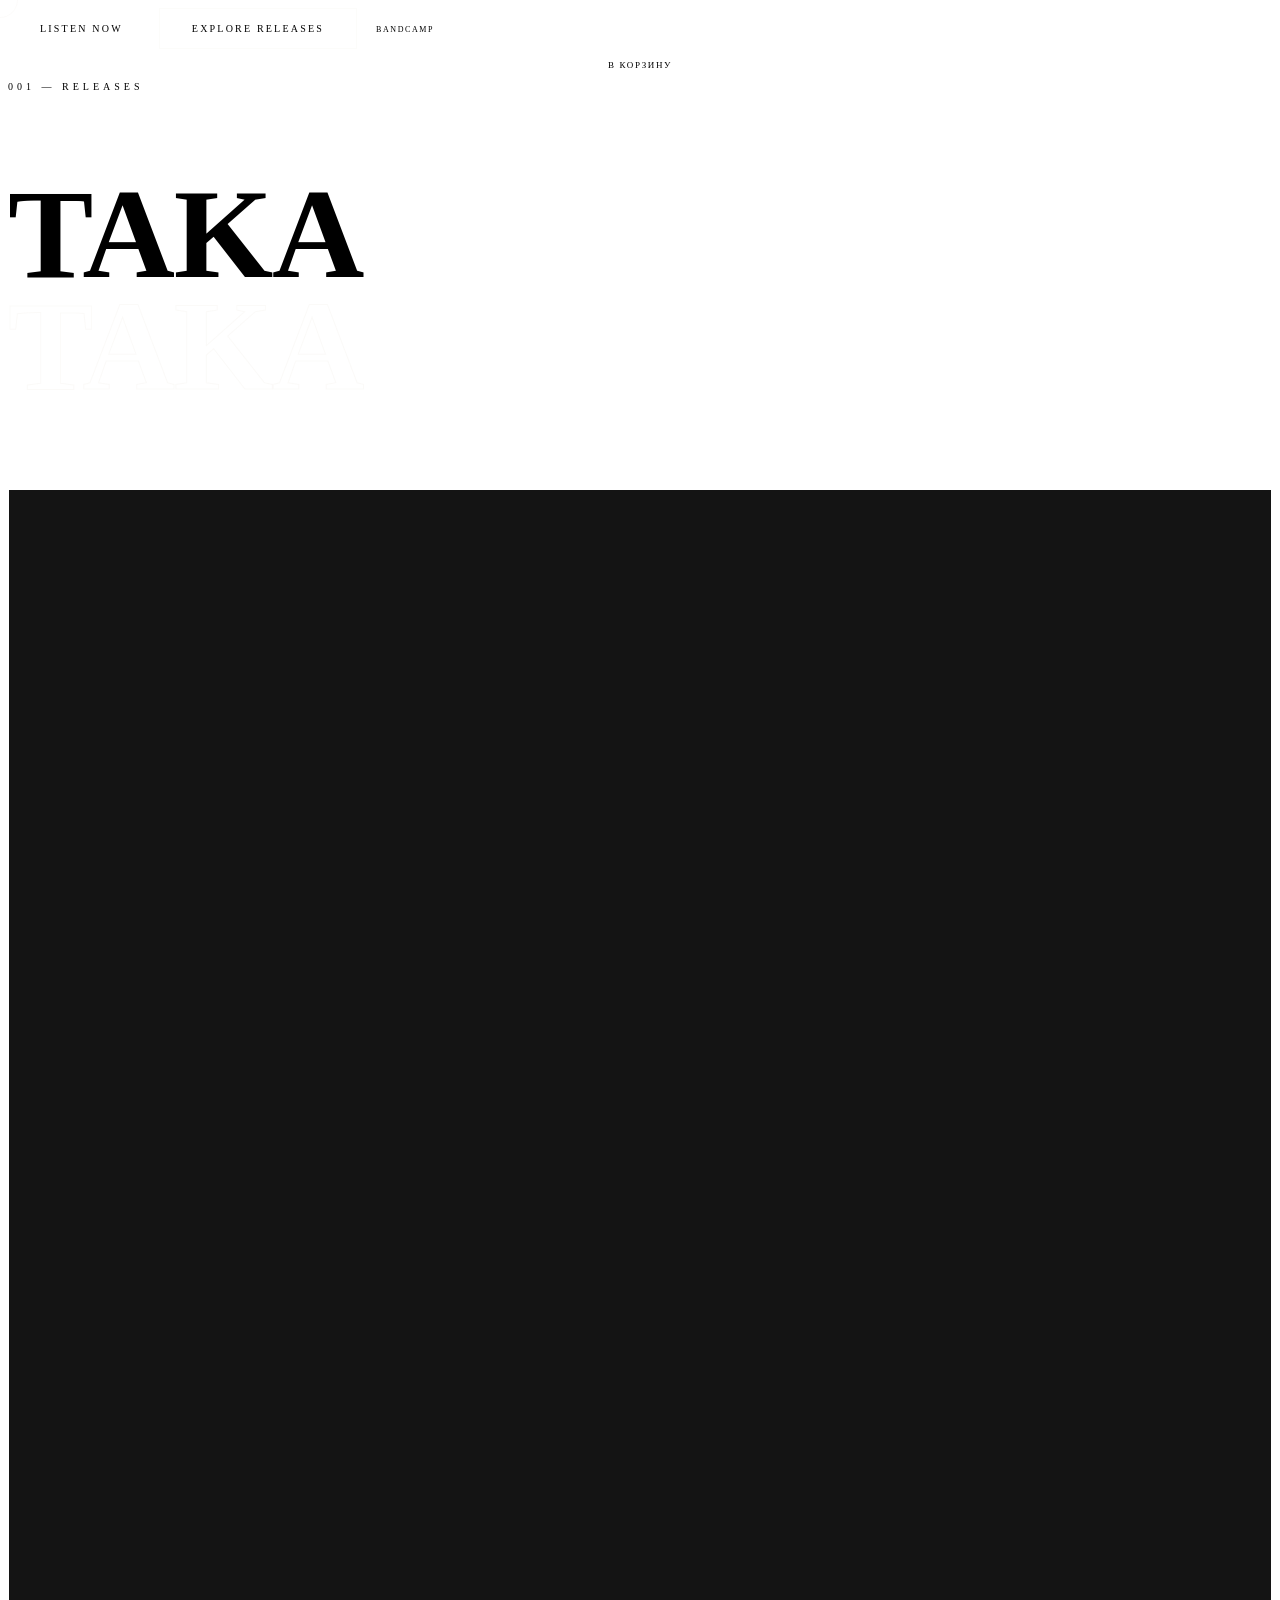
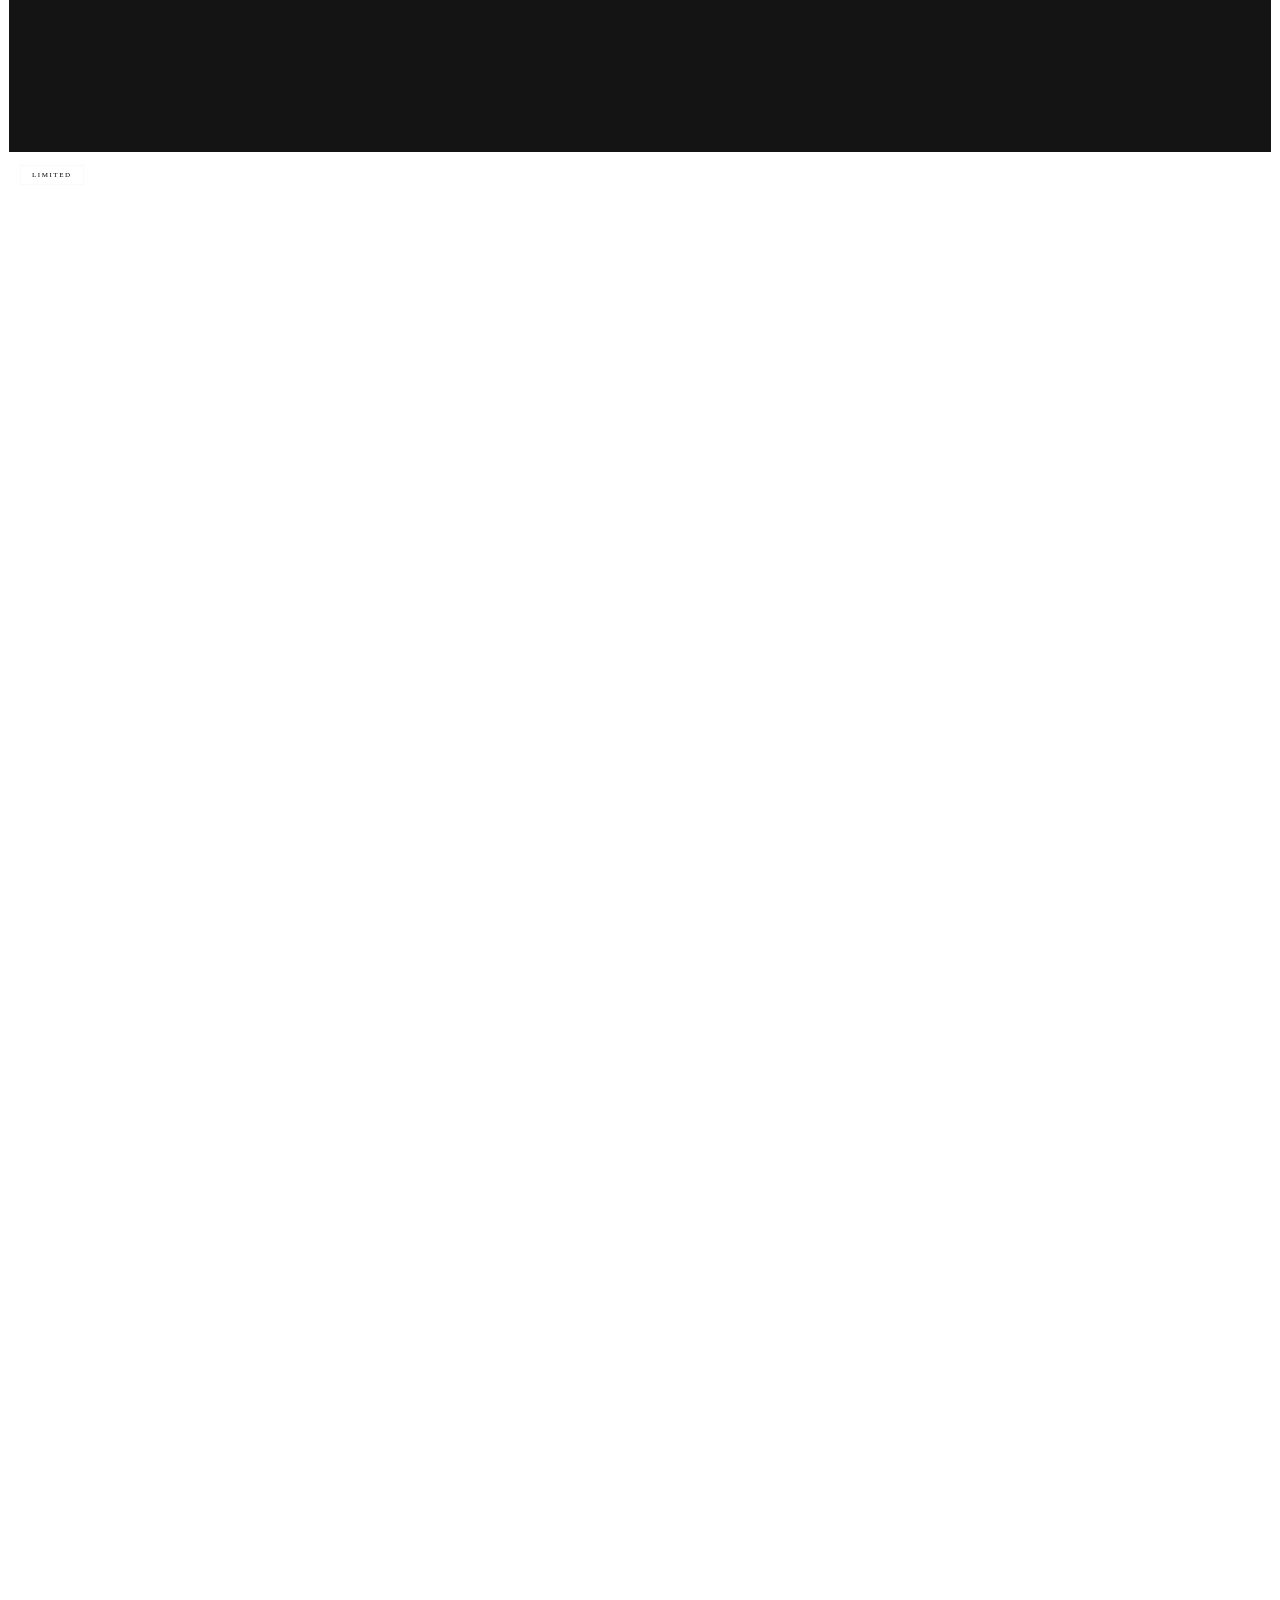
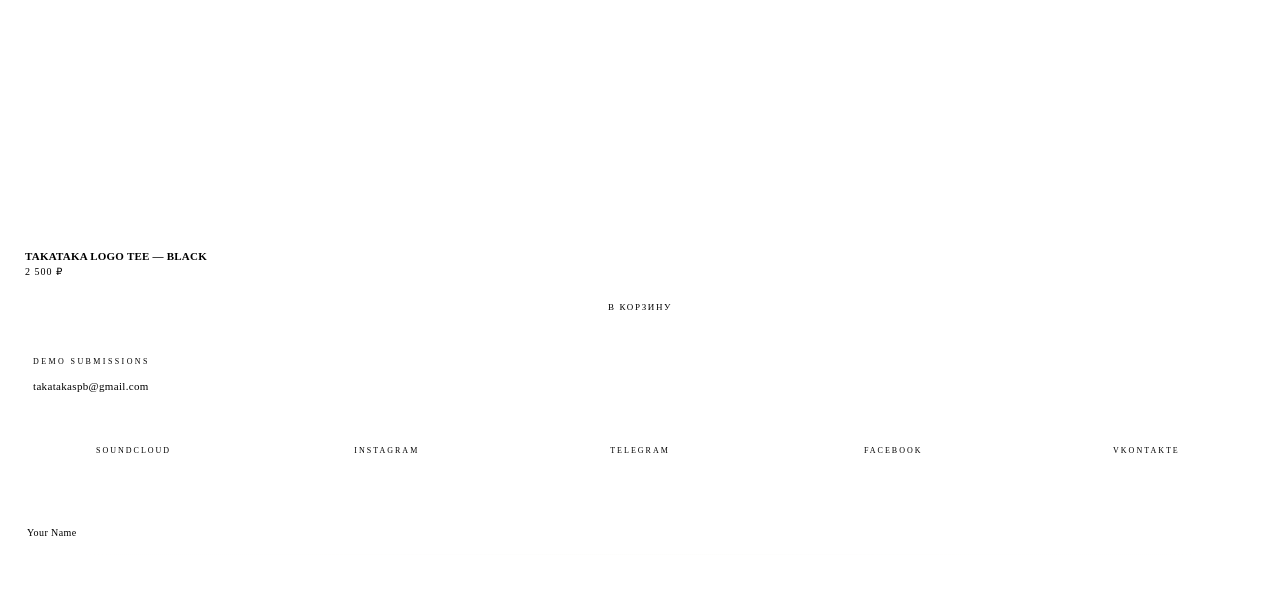
<file: design-system/components.html>
<!--
  TAKATAKA RECORDS — Component Library
  Reference file for Claude Design.
  Contains all reusable UI patterns with exact CSS.
  DO NOT use this file directly in production — it is a reference.
-->

<!-- ══════════════════════════════════════════════════════
     BUTTONS
══════════════════════════════════════════════════════════ -->

<!-- PRIMARY BUTTON: White fill → inverts to outline on hover -->
<button class="btn-primary">Listen Now</button>
<style>
.btn-primary {
  display: inline-block;
  background: var(--white); color: var(--black);
  border: 1px solid var(--white);
  padding: 14px 32px;
  font-family: var(--mono); font-size: 10px;
  letter-spacing: 0.22em; text-transform: uppercase;
  transition: background 0.25s, color 0.25s;
  cursor: none;
}
.btn-primary:hover { background: transparent; color: var(--white); }
</style>

<!-- GHOST BUTTON: Outline only, dim border → brightens on hover -->
<a class="btn-ghost" href="#releases">Explore Releases</a>
<style>
.btn-ghost {
  display: inline-block;
  background: transparent; color: var(--white);
  border: 1px solid rgba(240,237,230,0.2);
  padding: 14px 32px;
  font-family: var(--mono); font-size: 10px;
  letter-spacing: 0.22em; text-transform: uppercase;
  text-decoration: none;
  transition: border-color 0.25s;
  cursor: none;
}
.btn-ghost:hover { border-color: rgba(240,237,230,0.6); }
</style>

<!-- STREAM BUTTON: Tiny link button for platform links -->
<a class="s-btn" href="#">Bandcamp</a>
<style>
.s-btn {
  font-family: var(--mono); font-size: 8px;
  letter-spacing: 0.2em; text-transform: uppercase;
  padding: 8px 14px;
  border: 1px solid rgba(255,255,255,0.1);
  color: var(--dim); text-decoration: none;
  transition: border-color 0.18s, color 0.18s;
  cursor: none;
}
.s-btn:hover { border-color: var(--white); color: var(--white); }
</style>

<!-- MERCH ADD BUTTON -->
<button class="merch-add">В корзину</button>
<style>
.merch-add {
  width: 100%; padding: 11px;
  background: transparent; color: var(--dim);
  border: 1px solid var(--mid);
  font-family: var(--mono); font-size: 9px;
  letter-spacing: 0.18em; text-transform: uppercase;
  transition: background 0.2s, color 0.2s, border-color 0.2s;
  cursor: none;
}
.merch-add:hover { background: var(--white); color: var(--black); border-color: var(--white); }
</style>


<!-- ══════════════════════════════════════════════════════
     SECTION LABEL
══════════════════════════════════════════════════════════ -->

<div class="section-label">001 — Releases</div>
<style>
.section-label {
  font-family: var(--mono);
  font-size: 10px; letter-spacing: 0.4em; text-transform: uppercase;
  color: var(--dim); margin-bottom: 56px;
  display: flex; align-items: center; gap: 14px;
}
.section-label::after {
  content: ''; flex: 1; max-width: 72px;
  height: 1px; background: var(--mid);
}
</style>


<!-- ══════════════════════════════════════════════════════
     HERO TITLE LOCKUP — TAKA / TAKA
     RULE: L1 = solid white fill. L2 = outline only.
══════════════════════════════════════════════════════════ -->

<h1 class="hero-title">
  <span class="l1">TAKA</span>
  <span class="l2">TAKA</span>
</h1>
<style>
.hero-title {
  font-family: var(--display);
  font-size: clamp(72px, 10vw, 160px);
  line-height: 0.88; letter-spacing: -0.01em;
}
.hero-title .l1 {
  display: block;
  color: var(--white);           /* FILLED — solid white */
}
.hero-title .l2 {
  display: block;
  color: transparent;            /* OUTLINE ONLY — no fill */
  -webkit-text-stroke: 1px rgba(240,237,230,0.28);
}
</style>


<!-- ══════════════════════════════════════════════════════
     RELEASE CARD (grid tile)
══════════════════════════════════════════════════════════ -->

<div class="rel-card">
  <div class="rel-card-art" style="background:#141414">
    <!-- artwork image or SVG -->
  </div>
  <div class="rel-card-ov">
    <div class="rc-title">Compilation 003</div>
    <div class="rc-meta">TKT-003 · Various</div>
  </div>
</div>
<style>
.rel-card {
  position: relative; aspect-ratio: 1; overflow: hidden;
  border: 1px solid transparent; cursor: none;
}
.rel-card-art {
  width: 100%; height: 100%;
  display: flex; align-items: center; justify-content: center;
  transition: transform 0.4s;
}
.rel-card:hover .rel-card-art { transform: scale(1.05); }
.rel-card-ov {
  position: absolute; inset: 0;
  background: linear-gradient(to top, rgba(0,0,0,0.88) 0%, transparent 55%);
  padding: 18px;
  display: flex; flex-direction: column; justify-content: flex-end;
  opacity: 0; transition: opacity 0.28s;
}
.rel-card:hover .rel-card-ov { opacity: 1; }
.rc-title {
  font-family: var(--display); font-size: 12px; font-weight: 700;
  text-transform: uppercase; margin-bottom: 3px;
}
.rc-meta {
  font-family: var(--mono); font-size: 8px;
  letter-spacing: 0.15em; text-transform: uppercase; color: var(--dim);
}
</style>


<!-- ══════════════════════════════════════════════════════
     MERCH CARD
══════════════════════════════════════════════════════════ -->

<div class="merch-card">
  <div class="merch-img">
    <div class="merch-img-inner"><!-- artwork --></div>
    <div class="merch-badge">Limited</div>
  </div>
  <div class="merch-name">TakaTaka Logo Tee — Black</div>
  <div class="merch-price">2 500 ₽</div>
  <button class="merch-add">В корзину</button>
</div>
<style>
.merch-card {
  background: var(--gray2);
  border: 1px solid transparent; transition: border-color 0.2s;
}
.merch-card:hover { border-color: rgba(240,237,230,0.1); }
.merch-img {
  aspect-ratio: 3/4; position: relative; overflow: hidden;
  background: var(--gray);
  display: flex; align-items: center; justify-content: center;
}
.merch-img-inner { width: 100%; height: 100%; display: flex; align-items: center; justify-content: center; }
.merch-badge {
  position: absolute; top: 11px; left: 11px;
  font-family: var(--mono); font-size: 7px;
  letter-spacing: 0.22em; text-transform: uppercase;
  padding: 5px 11px;
  border: 1px solid rgba(240,237,230,0.3);
  color: var(--white); background: transparent;
}
.merch-name {
  font-family: var(--display); font-size: 11px; font-weight: 700;
  text-transform: uppercase; letter-spacing: 0.02em;
  padding: 14px 16px 4px;
}
.merch-price {
  font-family: var(--mono); font-size: 10px;
  letter-spacing: 0.1em; color: var(--dim);
  padding: 0 16px 14px;
}
</style>


<!-- ══════════════════════════════════════════════════════
     CONTACT GRID ITEM
══════════════════════════════════════════════════════════ -->

<a href="mailto:takatakaspb@gmail.com" class="c-item">
  <div class="c-type">Demo Submissions</div>
  <div class="c-val">takatakaspb@gmail.com</div>
</a>
<style>
.c-item {
  padding: 32px 24px; background: var(--gray2);
  text-decoration: none; color: inherit; display: block;
  border: 1px solid transparent; transition: border-color 0.2s; cursor: none;
}
.c-item:hover { border-color: rgba(240,237,230,0.1); }
.c-type {
  font-family: var(--mono); font-size: 8px;
  letter-spacing: 0.3em; text-transform: uppercase;
  color: var(--dim); margin-bottom: 14px;
}
.c-val {
  font-family: var(--mono); font-size: 11px;
  letter-spacing: 0.03em; color: var(--white);
}
</style>


<!-- ══════════════════════════════════════════════════════
     SOCIAL ROW ITEM
══════════════════════════════════════════════════════════ -->

<div class="social-row">
  <a href="#" class="soc-item">SoundCloud</a>
  <a href="#" class="soc-item">Instagram</a>
  <a href="#" class="soc-item">Telegram</a>
  <a href="#" class="soc-item">Facebook</a>
  <a href="#" class="soc-item">VKontakte</a>
</div>
<style>
.social-row { display: flex; gap: 2px; }
.soc-item {
  flex: 1; padding: 20px 16px; background: var(--gray2);
  text-decoration: none; color: var(--dim);
  font-family: var(--mono); font-size: 8px;
  letter-spacing: 0.25em; text-transform: uppercase;
  text-align: center;
  border: 1px solid transparent; transition: all 0.2s; cursor: none;
}
.soc-item:hover { color: var(--white); border-color: rgba(240,237,230,0.1); }
</style>


<!-- ══════════════════════════════════════════════════════
     TICKER STRIP
══════════════════════════════════════════════════════════ -->

<div class="ticker">
  <div class="ticker-track">
    <span class="ticker-item">TAKATAKA · MICROHOUSE · MINIMAL WAVE · UNDERGROUND MOVEMENT · SPB · VINYL & DIGITAL · </span>
    <span class="ticker-item">TAKATAKA · MICROHOUSE · MINIMAL WAVE · UNDERGROUND MOVEMENT · SPB · VINYL & DIGITAL · </span>
  </div>
</div>
<style>
.ticker {
  overflow: hidden;
  background: var(--gray);
  border-top: 1px solid rgba(255,255,255,0.05);
  border-bottom: 1px solid rgba(255,255,255,0.05);
  padding: 11px 0;
}
.ticker-track {
  display: flex; animation: tick 22s linear infinite; white-space: nowrap;
}
.ticker-item {
  font-family: var(--display); font-size: 10px; font-weight: 700;
  letter-spacing: 0.18em; text-transform: uppercase;
  color: rgba(255,255,255,0.12); padding-right: 64px; flex-shrink: 0;
}
@keyframes tick { from{transform:translateX(0)} to{transform:translateX(-50%)} }
</style>


<!-- ══════════════════════════════════════════════════════
     FORM INPUT
══════════════════════════════════════════════════════════ -->

<input type="text" class="f-input" placeholder="Your Name">
<style>
.f-input {
  width: 100%; background: var(--gray);
  border: 1px solid transparent; color: var(--white);
  font-family: var(--mono); font-size: 10px; letter-spacing: 0.04em;
  padding: 15px 18px; outline: none;
  transition: border-color 0.2s;
}
.f-input::placeholder { color: var(--dim); }
.f-input:focus { border-color: var(--white); }
</style>


<!-- ══════════════════════════════════════════════════════
     DIVIDER
══════════════════════════════════════════════════════════ -->

<div class="divider"></div>
<style>
.divider {
  height: 1px;
  background: linear-gradient(to right, transparent, rgba(240,237,230,0.1), transparent);
  margin: 0 48px;
}
</style>


<!-- ══════════════════════════════════════════════════════
     SCROLL REVEAL
══════════════════════════════════════════════════════════ -->
<!--
  Add class="reveal" to any element that should animate in on scroll.
  JS uses IntersectionObserver to add class="visible".
-->
<style>
.reveal {
  opacity: 0; transform: translateY(22px);
  transition: opacity 0.65s ease, transform 0.65s ease;
}
.reveal.visible { opacity: 1; transform: translateY(0); }
</style>


<!-- ══════════════════════════════════════════════════════
     CUSTOM CURSOR
══════════════════════════════════════════════════════════ -->
<!--
  Required on EVERY page. Place at top of <body>.
-->
<div class="cursor" id="cursor"></div>
<div class="cursor-ring" id="cursor-ring"></div>
<style>
body { cursor: none; }
.cursor {
  position: fixed; width: 8px; height: 8px;
  background: var(--white); border-radius: 50%;
  pointer-events: none; z-index: 9999;
  transform: translate(-50%, -50%);
  transition: transform 0.12s;
}
.cursor-ring {
  position: fixed; width: 34px; height: 34px;
  border: 1px solid rgba(240,237,230,0.22); border-radius: 50%;
  pointer-events: none; z-index: 9998;
  transform: translate(-50%, -50%);
  transition: left 0.1s ease, top 0.1s ease;
}
</style>
<script>
const cursor = document.getElementById('cursor');
const ring   = document.getElementById('cursor-ring');
let mx = 0, my = 0;
document.addEventListener('mousemove', e => {
  mx = e.clientX; my = e.clientY;
  cursor.style.left = mx + 'px'; cursor.style.top = my + 'px';
});
setInterval(() => {
  ring.style.left = mx + 'px'; ring.style.top = my + 'px';
}, 80);
</script>


<!-- ══════════════════════════════════════════════════════
     LOGO VARIANTS
══════════════════════════════════════════════════════════ -->

<!-- OUTLINE (nav, footer) -->
<svg viewBox="0 0 1000 1000" fill="none" width="36" height="36" style="opacity:0.85">
  <path d="M128.507 350.375C192.024 289.144 260.347 223.144 333.368 152.549C342.137 150.34 350.975 148.551 359.813 147.184C371.528 135.821 383.312 124.354 395.167 112.816C363.18 121.864 331.054 135.225 299.207 153.356C292.859 159.493 286.616 165.56 280.443 171.522C288.896 167.524 297.454 163.982 306.082 160.861C246.878 218.059 192.656 270.312 143.624 317.445C138.047 328.387 132.997 339.398 128.472 350.375H128.507ZM98.2393 501.489C209.736 393.51 324.144 282.656 441.428 168.997C490.32 121.653 502.21 96.7191 475.835 98.7882C467.803 99.3142 459.771 100.121 451.669 101.173C424.979 105.276 393.554 126.773 358.691 160.44C272.692 243.729 190.376 323.302 111.953 399.086C108.972 410.063 106.481 421.005 104.517 431.911C144.255 393.405 184.659 354.268 225.73 314.464C228.956 321.618 232.569 328.948 236.567 336.488C190.306 381.341 144.641 425.634 99.5721 469.33C98.6602 480.131 98.2393 490.863 98.2744 501.489H98.2393Z" stroke="white" stroke-width="1.5" fill="none"/>
</svg>

<!-- SOLID DIM (watermark on artwork) -->
<svg viewBox="0 0 1000 1000" fill="none" width="36" height="36" style="opacity:0.13">
  <path d="M128.507 350.375..." fill="white"/>
</svg>
</file>
